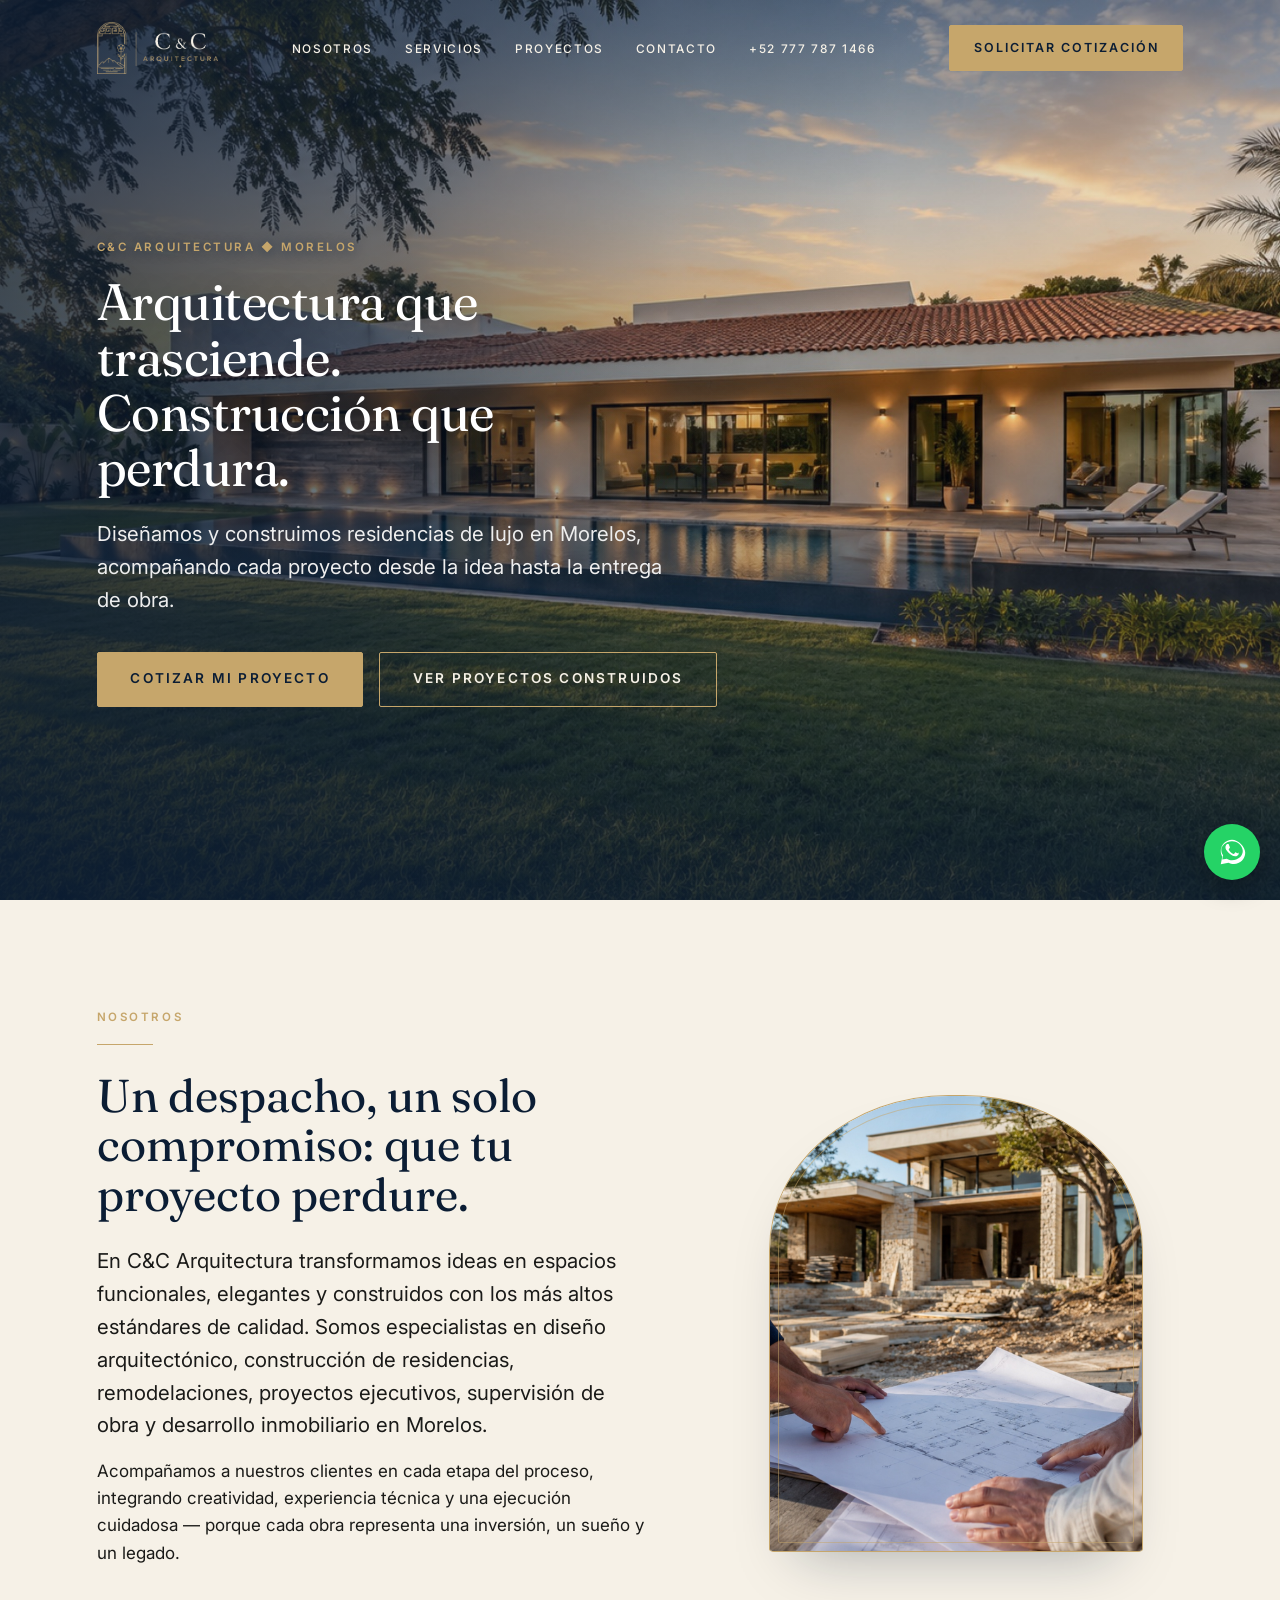
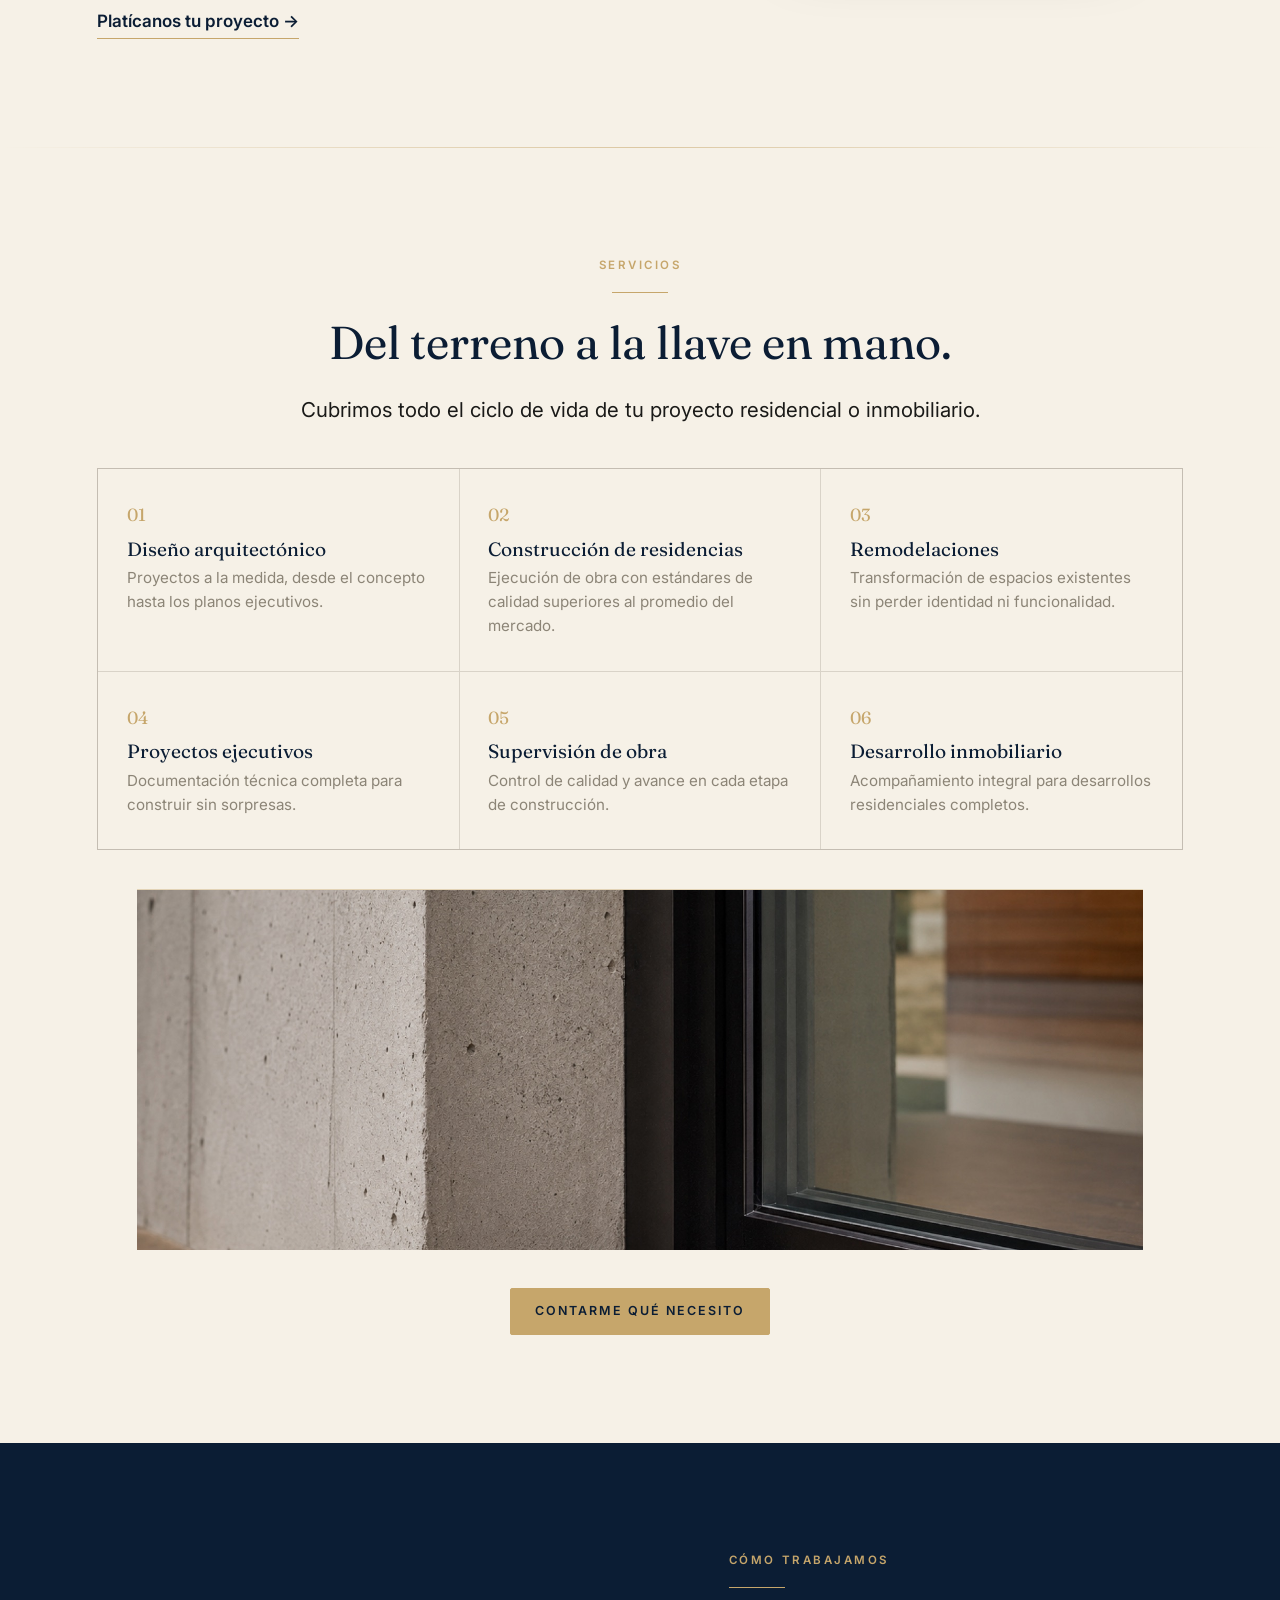
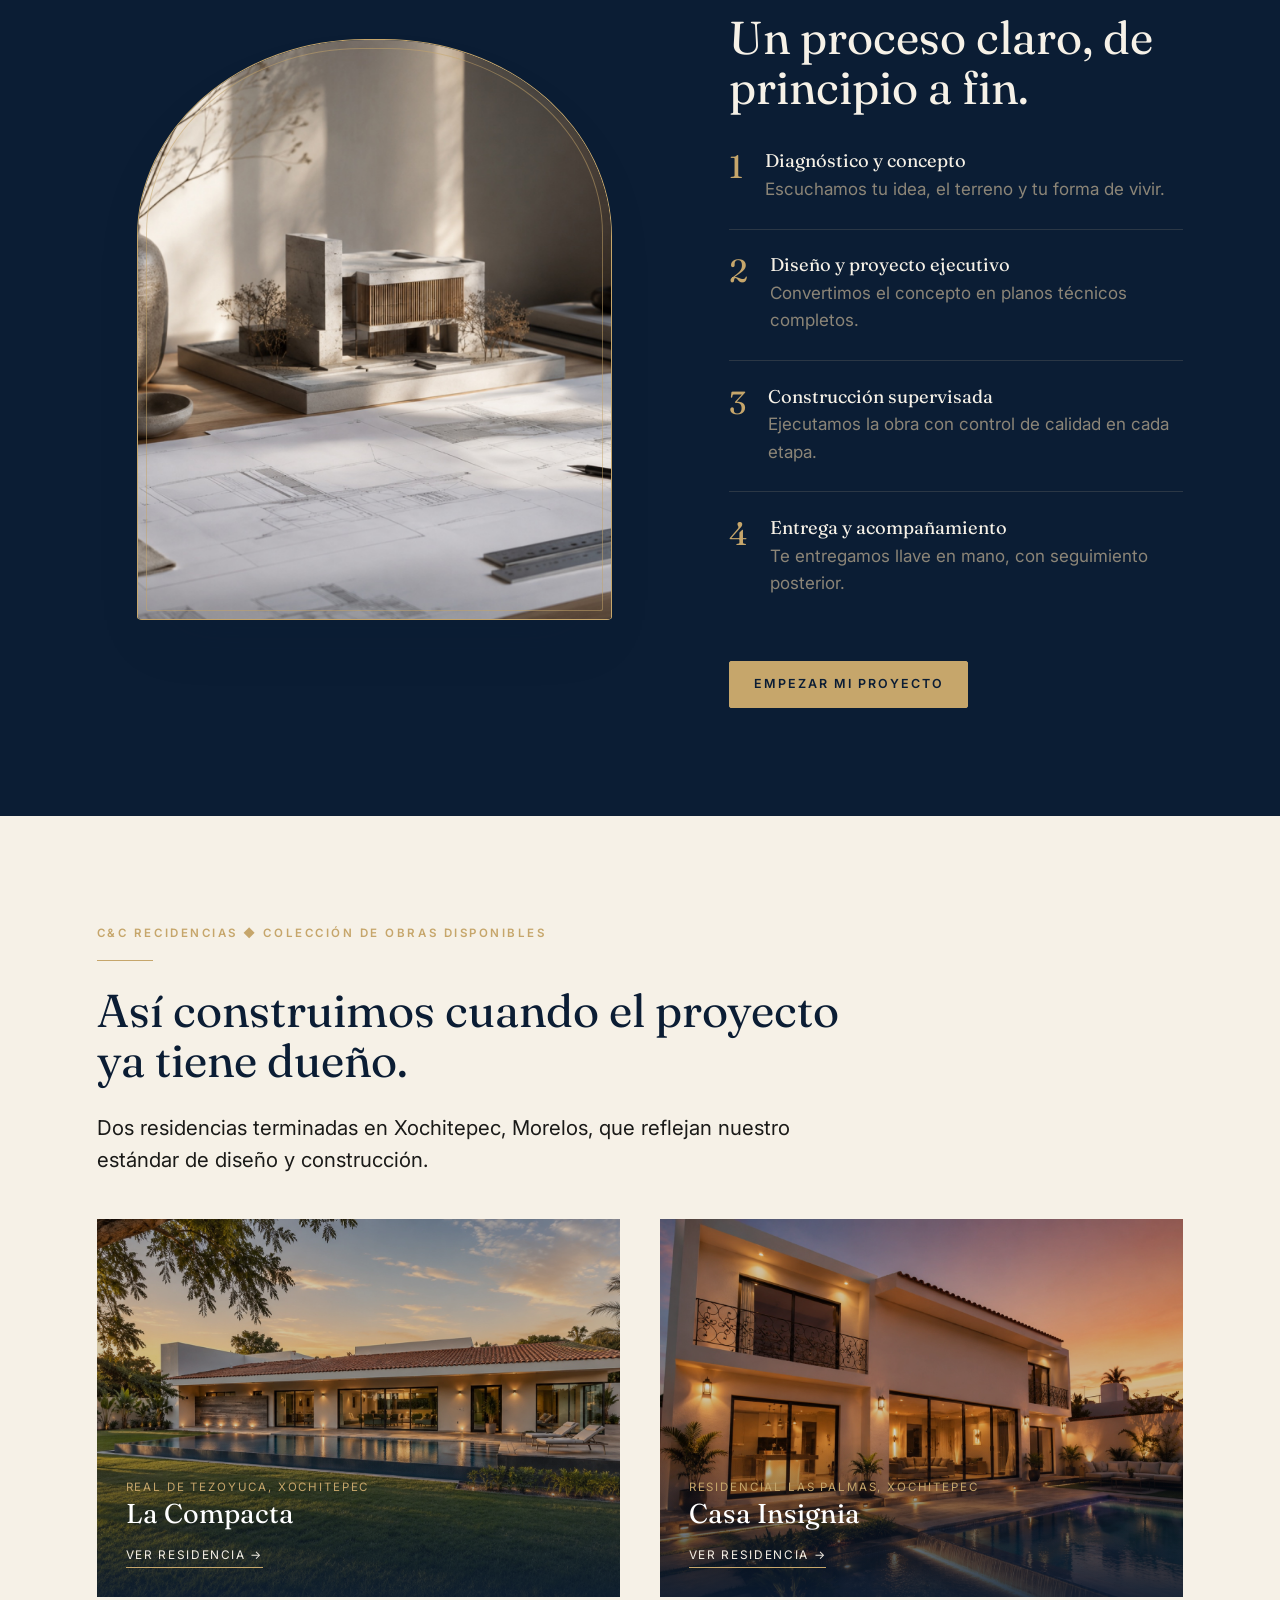
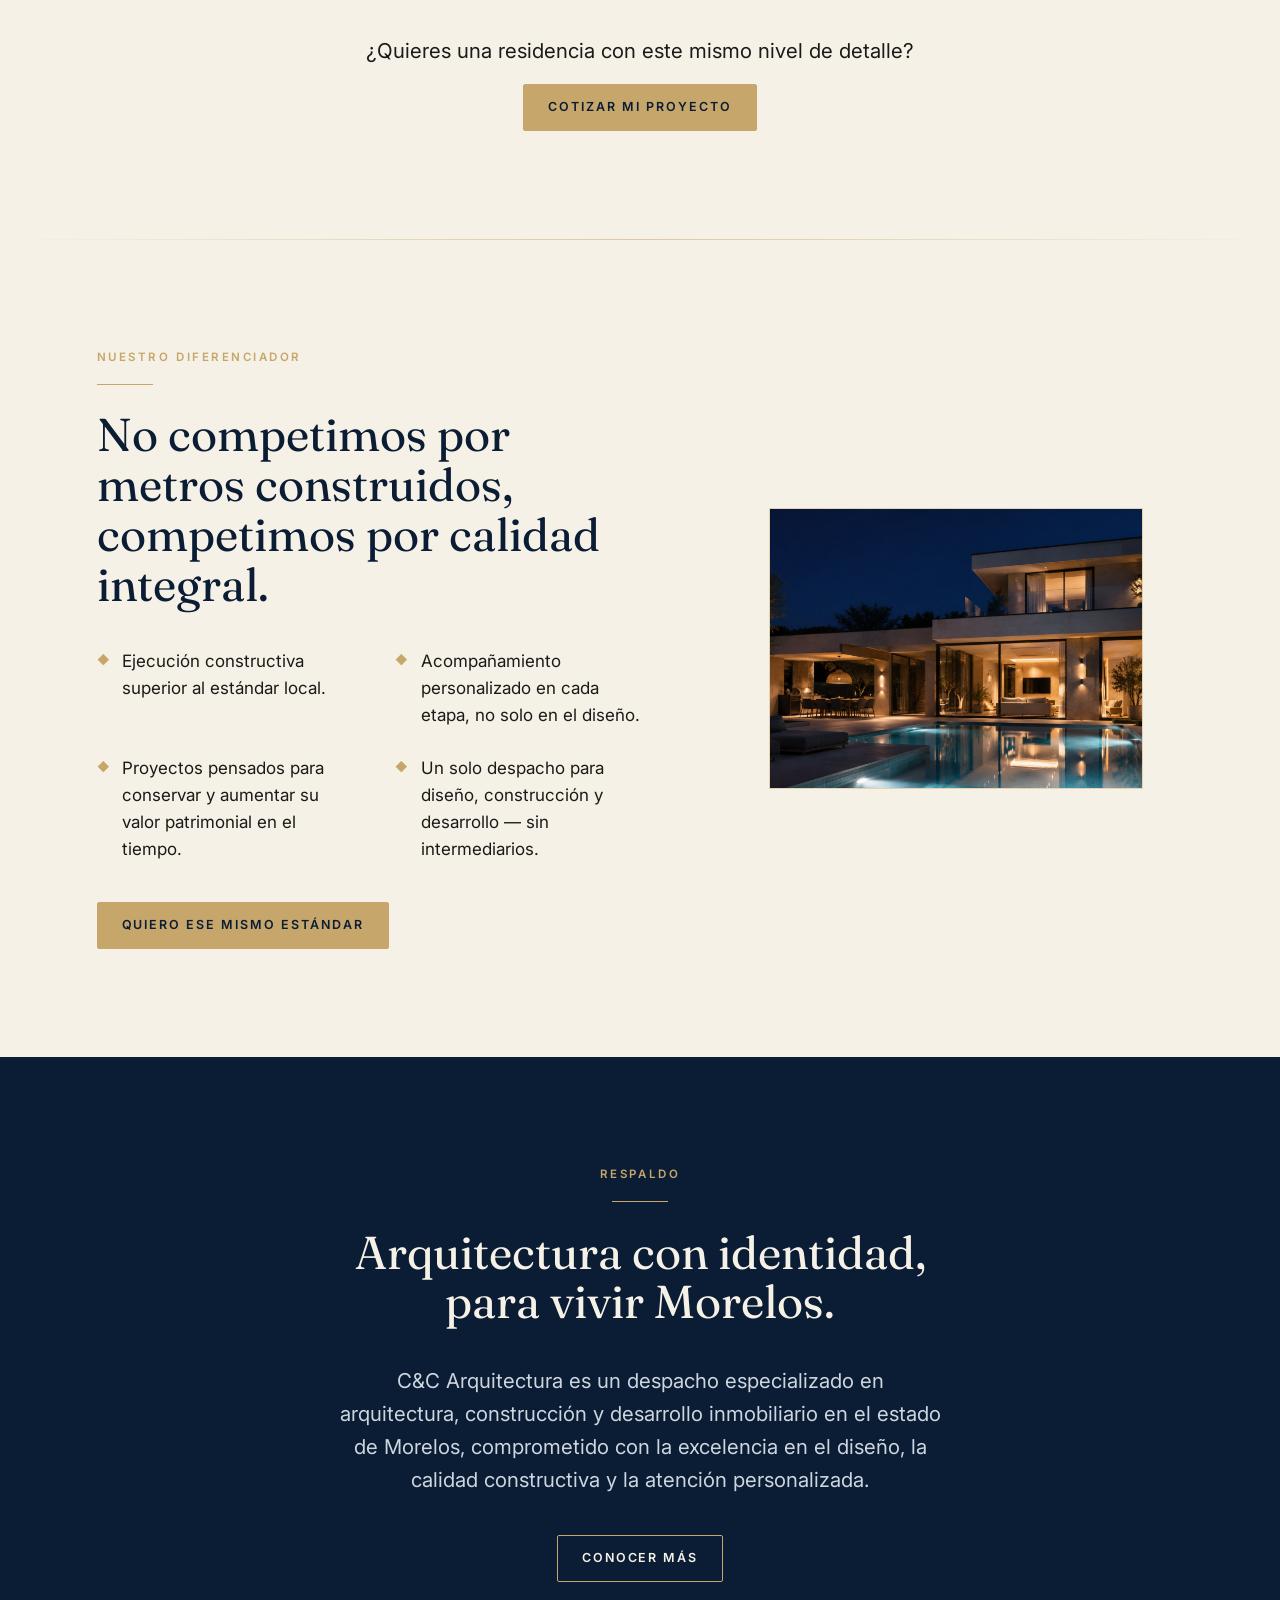
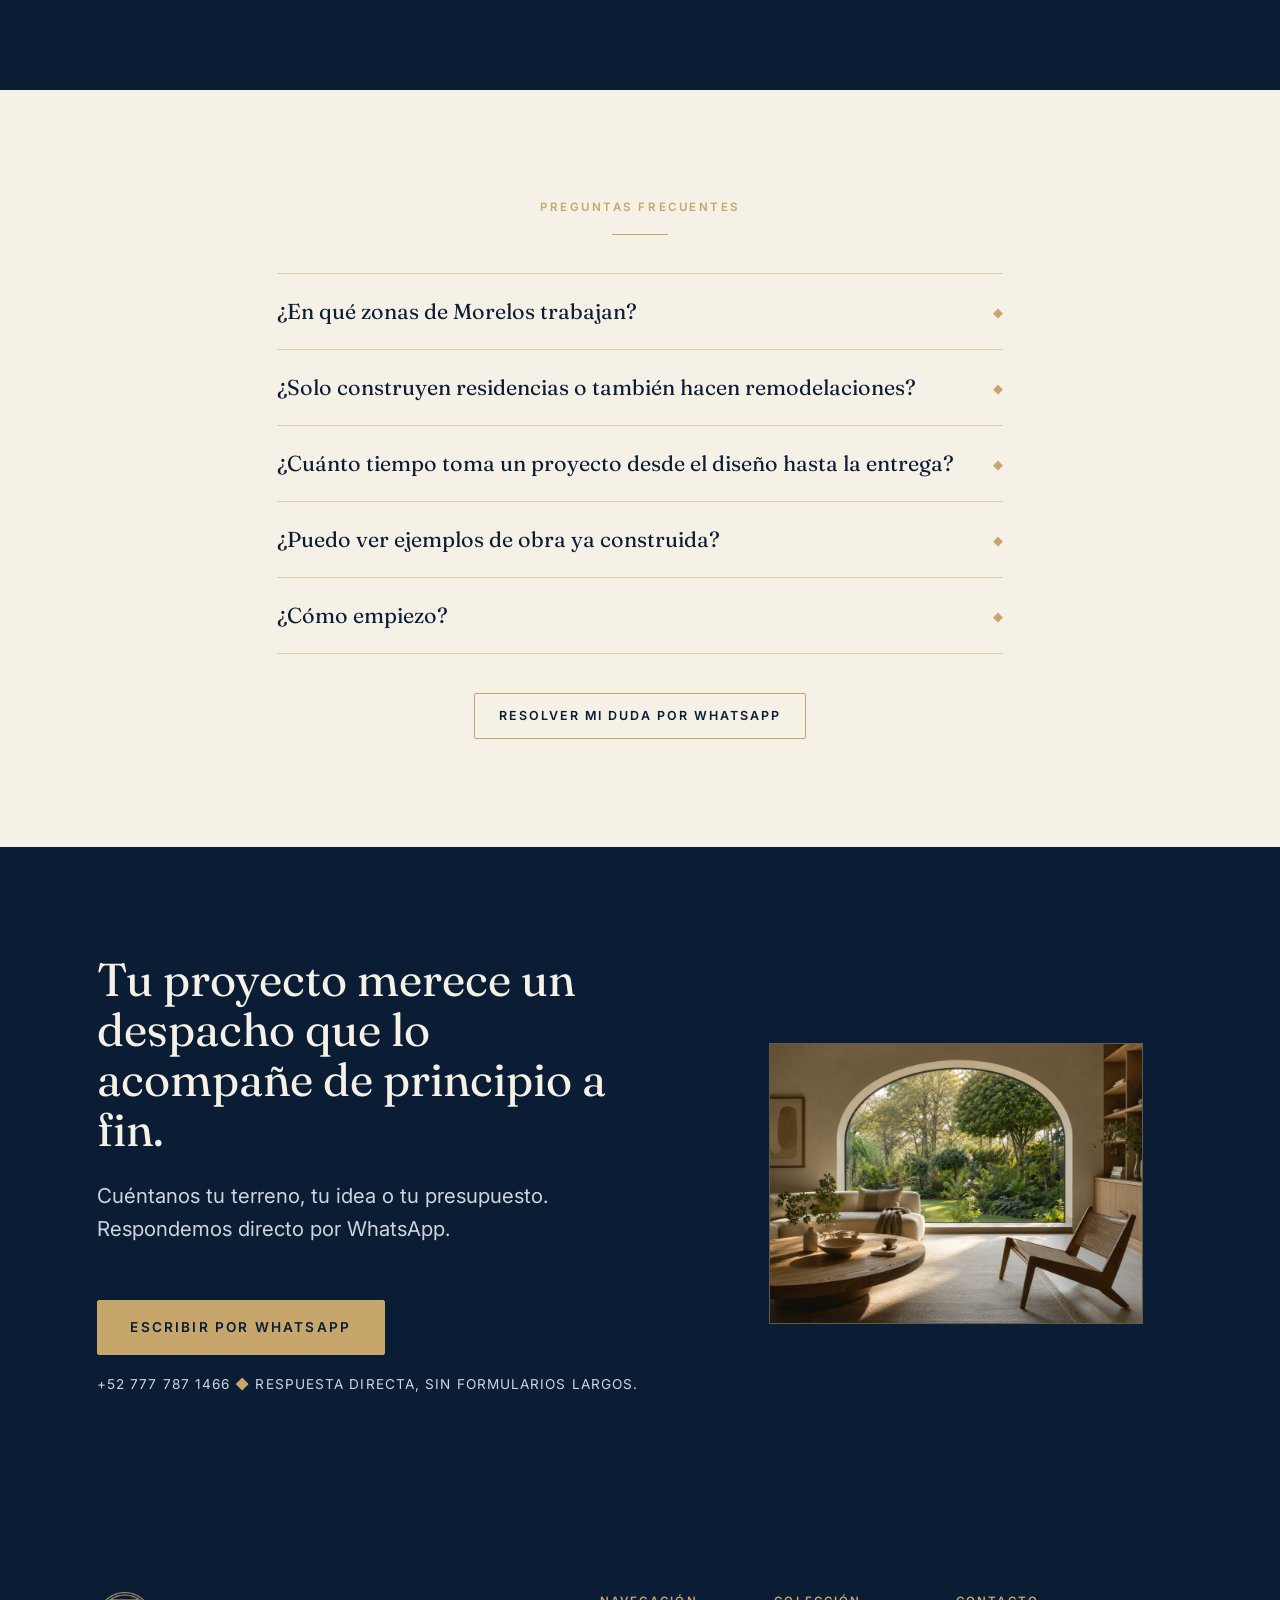
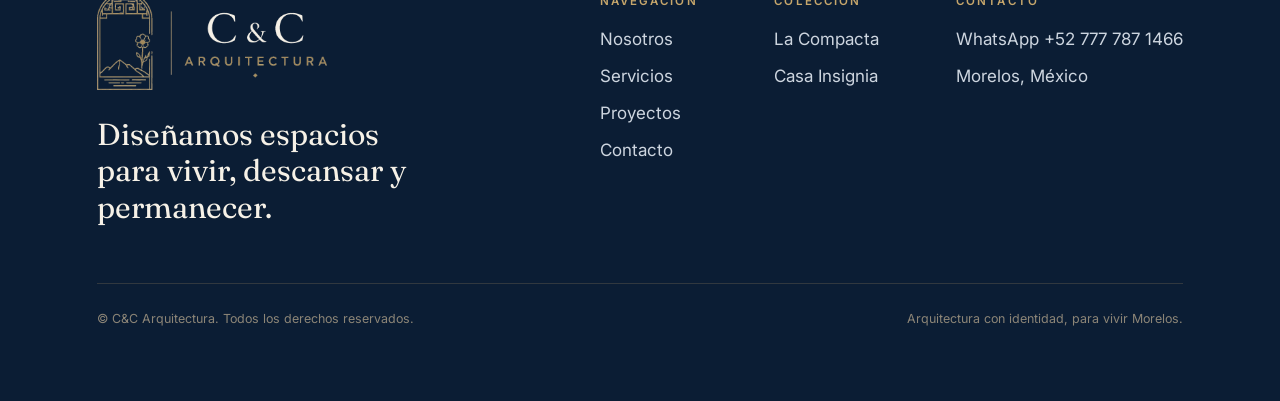
<file: index.html>
<!DOCTYPE html>
<html lang="es">
<head>
<meta charset="UTF-8">
<meta name="viewport" content="width=device-width, initial-scale=1">
<title>C&C Arquitectura — Diseño y construcción de residencias de lujo en Morelos</title>
<meta name="description" content="C&C Arquitectura: despacho de diseño, construcción y desarrollo inmobiliario de residencias de lujo en Morelos. Arquitectura que trasciende. Construcción que perdura.">
<link rel="preconnect" href="https://fonts.googleapis.com">
<link rel="preconnect" href="https://fonts.gstatic.com" crossorigin>
<link href="https://fonts.googleapis.com/css2?family=Fraunces:opsz,wght@9..144,300;9..144,400;9..144,500&family=Inter:wght@400;500;600&display=swap" rel="stylesheet">
<link rel="icon" href="assets/favicon/favicon.ico" sizes="any">
<link rel="icon" type="image/png" sizes="32x32" href="assets/favicon/favicon-32.png">
<link rel="icon" type="image/png" sizes="16x16" href="assets/favicon/favicon-16.png">
<link rel="apple-touch-icon" href="assets/favicon/apple-touch-icon.png">
<link rel="stylesheet" href="styles.css">
</head>
<body>

<!-- NAV -->
<header class="nav transparent">
  <a class="nav-logo" href="index.html" aria-label="C&C Arquitectura — inicio">
    <img class="logo-light" src="assets/logos/arquitectura-footer.png" alt="C&C Arquitectura">
    <img class="logo-dark" src="assets/logos/arquitectura-transparent.png" alt="C&C Arquitectura">
  </a>
  <button class="nav-toggle" aria-label="Abrir menú"><span></span><span></span><span></span></button>
  <ul class="nav-links">
    <li><a href="#nosotros">Nosotros</a></li>
    <li><a href="#servicios">Servicios</a></li>
    <li><a href="#coleccion">Proyectos</a></li>
    <li><a href="#contacto">Contacto</a></li>
    <li class="nav-cta-mobile"><a class="btn btn-primary" href="https://wa.me/527777871466?text=Hola%2C%20quiero%20solicitar%20una%20cotizaci%C3%B3n%20de%20dise%C3%B1o%20y%20construcci%C3%B3n%20de%20mi%20proyecto." target="_blank" rel="noopener">Solicitar cotización</a></li>
    <li class="nav-tel"><a href="https://wa.me/527777871466" target="_blank" rel="noopener">+52 777 787 1466</a></li>
  </ul>
  <div class="nav-right">
    <a class="btn btn-primary" href="https://wa.me/527777871466?text=Hola%2C%20quiero%20solicitar%20una%20cotizaci%C3%B3n%20de%20dise%C3%B1o%20y%20construcci%C3%B3n%20de%20mi%20proyecto." target="_blank" rel="noopener">Solicitar cotización</a>
  </div>
</header>

<!-- HERO -->
<section class="hero">
  <div class="hero-media">
    <video autoplay muted loop playsinline webkit-playsinline preload="auto" poster="assets/compacta/hero.jpg">
      <source src="assets/home/hero.mp4" type="video/mp4">
    </video>
  </div>
  <div class="hero-inner">
    <span class="eyebrow reveal">C&C Arquitectura <span class="diamond">◆</span> Morelos</span>
    <h1 class="reveal">Arquitectura que trasciende. Construcción que perdura.</h1>
    <p class="lead hero-sub reveal">Diseñamos y construimos residencias de lujo en Morelos, acompañando cada proyecto desde la idea hasta la entrega de obra.</p>
    <div class="hero-cta reveal">
      <a class="btn btn-primary btn-lg" href="https://wa.me/527777871466?text=Hola%2C%20me%20gustar%C3%ADa%20cotizar%20el%20dise%C3%B1o%20y%20construcci%C3%B3n%20de%20mi%20residencia." target="_blank" rel="noopener">Cotizar mi proyecto</a>
      <a class="btn btn-outline on-dark btn-lg" href="#coleccion">Ver proyectos construidos</a>
    </div>
  </div>
</section>

<!-- QUIÉNES SOMOS -->
<section id="nosotros">
  <div class="wrap">
    <div class="split">
      <div class="reveal">
        <span class="eyebrow">Nosotros</span>
        <hr class="rule">
        <h2>Un despacho, un solo compromiso: que tu proyecto perdure.</h2>
        <p class="lead mt-sm">En C&C Arquitectura transformamos ideas en espacios funcionales, elegantes y construidos con los más altos estándares de calidad. Somos especialistas en diseño arquitectónico, construcción de residencias, remodelaciones, proyectos ejecutivos, supervisión de obra y desarrollo inmobiliario en Morelos.</p>
        <p>Acompañamos a nuestros clientes en cada etapa del proceso, integrando creatividad, experiencia técnica y una ejecución cuidadosa — porque cada obra representa una inversión, un sueño y un legado.</p>
        <a class="link-cta mt-sm" href="https://wa.me/527777871466?text=Hola%2C%20quiero%20plat%C3%ADcarles%20sobre%20mi%20proyecto." target="_blank" rel="noopener">Platícanos tu proyecto →</a>
      </div>
      <div class="split-media reveal">
        <figure class="arch"><img src="assets/home/quienes.jpg" alt="Arquitecto de C&C revisando planos en obra"></figure>
      </div>
    </div>
  </div>
</section>

<hr class="divider">

<!-- SERVICIOS -->
<section id="servicios">
  <div class="wrap">
    <div class="center reveal" style="max-width:720px;margin-inline:auto">
      <span class="eyebrow">Servicios</span>
      <hr class="rule">
      <h2>Del terreno a la llave en mano.</h2>
      <p class="lead mt-sm">Cubrimos todo el ciclo de vida de tu proyecto residencial o inmobiliario.</p>
    </div>
    <div class="grid-services reveal">
      <div class="service"><span class="n">01</span><h3>Diseño arquitectónico</h3><p>Proyectos a la medida, desde el concepto hasta los planos ejecutivos.</p></div>
      <div class="service"><span class="n">02</span><h3>Construcción de residencias</h3><p>Ejecución de obra con estándares de calidad superiores al promedio del mercado.</p></div>
      <div class="service"><span class="n">03</span><h3>Remodelaciones</h3><p>Transformación de espacios existentes sin perder identidad ni funcionalidad.</p></div>
      <div class="service"><span class="n">04</span><h3>Proyectos ejecutivos</h3><p>Documentación técnica completa para construir sin sorpresas.</p></div>
      <div class="service"><span class="n">05</span><h3>Supervisión de obra</h3><p>Control de calidad y avance en cada etapa de construcción.</p></div>
      <div class="service"><span class="n">06</span><h3>Desarrollo inmobiliario</h3><p>Acompañamiento integral para desarrollos residenciales completos.</p></div>
    </div>
    <figure class="reveal mt-md" style="overflow:hidden;border-top:1px solid rgba(198,166,107,.4)">
      <img src="assets/home/servicios.jpg" alt="Detalle de construcción residencial de alta calidad" style="width:100%;height:clamp(240px,40vh,440px);object-fit:cover">
    </figure>
    <div class="center reveal mt-md">
      <a class="btn btn-primary" href="https://wa.me/527777871466?text=Hola%2C%20quiero%20informaci%C3%B3n%20sobre%20sus%20servicios%20de%20dise%C3%B1o%20y%20construcci%C3%B3n." target="_blank" rel="noopener">Contarme qué necesito</a>
    </div>
  </div>
</section>

<!-- NUESTRO PROCESO -->
<section class="band-blue">
  <div class="wrap">
    <div class="split">
      <div class="split-media reveal">
        <figure class="arch"><img src="assets/home/proceso.jpg" alt="Planos y maqueta física de un proyecto de C&C"></figure>
      </div>
      <div class="reveal">
        <span class="eyebrow on-dark">Cómo trabajamos</span>
        <hr class="rule">
        <h2>Un proceso claro, de principio a fin.</h2>
        <div class="steps mt-md">
          <div class="step"><span class="num">1</span><div><h3>Diagnóstico y concepto</h3><p>Escuchamos tu idea, el terreno y tu forma de vivir.</p></div></div>
          <div class="step"><span class="num">2</span><div><h3>Diseño y proyecto ejecutivo</h3><p>Convertimos el concepto en planos técnicos completos.</p></div></div>
          <div class="step"><span class="num">3</span><div><h3>Construcción supervisada</h3><p>Ejecutamos la obra con control de calidad en cada etapa.</p></div></div>
          <div class="step"><span class="num">4</span><div><h3>Entrega y acompañamiento</h3><p>Te entregamos llave en mano, con seguimiento posterior.</p></div></div>
        </div>
        <a class="btn btn-primary mt-md" href="https://wa.me/527777871466?text=Hola%2C%20quiero%20empezar%20el%20proceso%20de%20dise%C3%B1o%20de%20mi%20proyecto." target="_blank" rel="noopener">Empezar mi proyecto</a>
      </div>
    </div>
  </div>
</section>

<!-- COLECCIÓN DE OBRAS -->
<section id="coleccion">
  <div class="wrap">
    <div class="reveal" style="max-width:760px">
      <span class="eyebrow">C&C Recidencias <span class="diamond">◆</span> Colección de obras disponibles</span>
      <hr class="rule">
      <h2>Así construimos cuando el proyecto ya tiene dueño.</h2>
      <p class="lead mt-sm">Dos residencias terminadas en Xochitepec, Morelos, que reflejan nuestro estándar de diseño y construcción.</p>
    </div>
    <div class="collection reveal">
      <a class="prop-card" href="la-compacta.html">
        <img src="assets/compacta/hero.jpg" alt="La Compacta — Real de Tezoyuca, Xochitepec">
        <div class="pc-body">
          <span class="loc">Real de Tezoyuca, Xochitepec</span>
          <h3>La Compacta</h3>
          <span class="see">Ver residencia →</span>
        </div>
      </a>
      <a class="prop-card" href="casa-insignia.html">
        <img src="assets/insignia/hero.jpg" alt="Casa Insignia — Residencial Las Palmas, Xochitepec">
        <div class="pc-body">
          <span class="loc">Residencial Las Palmas, Xochitepec</span>
          <h3>Casa Insignia</h3>
          <span class="see">Ver residencia →</span>
        </div>
      </a>
    </div>
    <div class="center reveal mt-md">
      <p class="lead">¿Quieres una residencia con este mismo nivel de detalle?</p>
      <a class="btn btn-primary" href="https://wa.me/527777871466?text=Hola%2C%20vi%20La%20Compacta%20y%20Casa%20Insignia%20y%20quiero%20cotizar%20un%20proyecto%20similar." target="_blank" rel="noopener">Cotizar mi proyecto</a>
    </div>
  </div>
</section>

<hr class="divider">

<!-- POR QUÉ ELEGIRNOS -->
<section>
  <div class="wrap">
    <div class="split">
      <div class="reveal">
        <span class="eyebrow">Nuestro diferenciador</span>
        <hr class="rule">
        <h2>No competimos por metros construidos, competimos por calidad integral.</h2>
        <div class="why mt-md">
          <div class="item">Ejecución constructiva superior al estándar local.</div>
          <div class="item">Acompañamiento personalizado en cada etapa, no solo en el diseño.</div>
          <div class="item">Proyectos pensados para conservar y aumentar su valor patrimonial en el tiempo.</div>
          <div class="item">Un solo despacho para diseño, construcción y desarrollo — sin intermediarios.</div>
        </div>
        <a class="btn btn-primary mt-md" href="https://wa.me/527777871466?text=Hola%2C%20quiero%20que%20mi%20proyecto%20tenga%20el%20mismo%20est%C3%A1ndar%20de%20construcci%C3%B3n%20que%20sus%20residencias." target="_blank" rel="noopener">Quiero ese mismo estándar</a>
      </div>
      <div class="split-media reveal">
        <figure style="overflow:hidden;border:1px solid rgba(198,166,107,.4)"><img src="assets/home/diferenciador.jpg" alt="Fachada nocturna con iluminación arquitectónica" style="aspect-ratio:4/3;object-fit:cover;width:100%"></figure>
      </div>
    </div>
  </div>
</section>

<!-- AUTORIDAD Y RESPALDO -->
<section class="band-blue">
  <div class="wrap center" style="max-width:760px;margin-inline:auto">
    <span class="eyebrow on-dark reveal">Respaldo</span>
    <hr class="rule reveal">
    <h2 class="reveal">Arquitectura con identidad, para vivir Morelos.</h2>
    <p class="lead mt-md reveal">C&C Arquitectura es un despacho especializado en arquitectura, construcción y desarrollo inmobiliario en el estado de Morelos, comprometido con la excelencia en el diseño, la calidad constructiva y la atención personalizada.</p>
    <div class="reveal mt-md">
      <a class="btn btn-outline on-dark" href="https://wa.me/527777871466?text=Hola%2C%20quiero%20conocer%20m%C3%A1s%20sobre%20C%26C%20Arquitectura." target="_blank" rel="noopener">Conocer más</a>
    </div>
  </div>
</section>

<!-- FAQ -->
<section>
  <div class="wrap" style="max-width:880px">
    <div class="center reveal">
      <span class="eyebrow">Preguntas frecuentes</span>
      <hr class="rule" style="margin-inline:auto">
    </div>
    <div class="faq reveal mt-md">
      <div class="q"><button aria-expanded="false"><span>¿En qué zonas de Morelos trabajan?</span><span class="mark">◆</span></button><div class="a"><p>Actualmente desarrollamos proyectos en Xochitepec y municipios cercanos del sur de Morelos; para otras zonas, contáctanos para evaluar tu caso.</p></div></div>
      <div class="q"><button aria-expanded="false"><span>¿Solo construyen residencias o también hacen remodelaciones?</span><span class="mark">◆</span></button><div class="a"><p>Ambos. Cubrimos diseño de proyecto nuevo, construcción completa y remodelación de espacios existentes.</p></div></div>
      <div class="q"><button aria-expanded="false"><span>¿Cuánto tiempo toma un proyecto desde el diseño hasta la entrega?</span><span class="mark">◆</span></button><div class="a"><p>Depende del alcance; en la primera llamada te damos un estimado real basado en tu terreno y programa arquitectónico.</p></div></div>
      <div class="q"><button aria-expanded="false"><span>¿Puedo ver ejemplos de obra ya construida?</span><span class="mark">◆</span></button><div class="a"><p>Sí, revisa nuestra Colección de obras (La Compacta y Casa Insignia) más arriba.</p></div></div>
      <div class="q"><button aria-expanded="false"><span>¿Cómo empiezo?</span><span class="mark">◆</span></button><div class="a"><p>Escríbenos por WhatsApp con tu terreno o idea de proyecto y agendamos una primera llamada sin costo.</p></div></div>
    </div>
    <div class="center reveal mt-md">
      <a class="btn btn-outline" href="https://wa.me/527777871466?text=Hola%2C%20tengo%20una%20pregunta%20sobre%20sus%20servicios." target="_blank" rel="noopener">Resolver mi duda por WhatsApp</a>
    </div>
  </div>
</section>

<!-- CTA FINAL -->
<section class="band-blue cta-final" id="contacto">
  <div class="wrap">
    <div class="split">
      <div class="reveal">
        <h2>Tu proyecto merece un despacho que lo acompañe de principio a fin.</h2>
        <p class="lead mt-sm">Cuéntanos tu terreno, tu idea o tu presupuesto. Respondemos directo por WhatsApp.</p>
        <a class="btn btn-primary btn-lg mt-md" href="https://wa.me/527777871466?text=Hola%2C%20quiero%20informaci%C3%B3n%20sobre%20la%20cotizaci%C3%B3n%20de%20dise%C3%B1o%20y%20construcci%C3%B3n%20de%20mi%20proyecto." target="_blank" rel="noopener">Escribir por WhatsApp</a>
        <p class="support">+52 777 787 1466 <span class="diamond">◆</span> Respuesta directa, sin formularios largos.</p>
      </div>
      <div class="split-media reveal">
        <figure style="overflow:hidden;border:1px solid rgba(198,166,107,.45)"><img src="assets/home/ctafinal.jpg" alt="Interior con vista a jardín a través de un ventanal en arco" style="aspect-ratio:4/3;object-fit:cover;width:100%"></figure>
      </div>
    </div>
  </div>
</section>

<!-- FOOTER -->
<footer class="footer">
  <div class="wrap">
    <div class="top">
      <div>
        <img class="footer-logo" src="assets/logos/arquitectura-footer.png" alt="C&C Arquitectura">
        <p class="brandline mt-sm">Diseñamos espacios para vivir, descansar y permanecer.</p>
      </div>
      <div class="footer-cols">
        <div>
          <h4>Navegación</h4>
          <ul>
            <li><a href="#nosotros">Nosotros</a></li>
            <li><a href="#servicios">Servicios</a></li>
            <li><a href="#coleccion">Proyectos</a></li>
            <li><a href="#contacto">Contacto</a></li>
          </ul>
        </div>
        <div>
          <h4>Colección</h4>
          <ul>
            <li><a href="la-compacta.html">La Compacta</a></li>
            <li><a href="casa-insignia.html">Casa Insignia</a></li>
          </ul>
        </div>
        <div>
          <h4>Contacto</h4>
          <ul>
            <li><a href="https://wa.me/527777871466" target="_blank" rel="noopener">WhatsApp +52 777 787 1466</a></li>
            <li>Morelos, México</li>
          </ul>
        </div>
      </div>
    </div>
    <div class="legal">
      <span>© C&C Arquitectura. Todos los derechos reservados.</span>
      <span>Arquitectura con identidad, para vivir Morelos.</span>
    </div>
  </div>
</footer>

<a class="wa-float" href="https://wa.me/527777871466?text=Hola%2C%20quiero%20informaci%C3%B3n%20sobre%20C%26C%20Arquitectura." target="_blank" rel="noopener" aria-label="Escríbenos por WhatsApp">
  <svg viewBox="0 0 32 32" fill="#fff"><path d="M16 3C9.4 3 4 8.4 4 15c0 2.1.6 4.2 1.6 6L4 29l8.2-1.5c1.7.9 3.7 1.4 5.8 1.4h.1c6.6 0 12-5.4 12-12S22.6 3 16 3zm0 21.8c-1.8 0-3.6-.5-5.1-1.4l-.4-.2-4.9.9.9-4.7-.3-.4c-1-1.6-1.6-3.5-1.6-5.4C4.5 9.6 9.6 4.5 16 4.5S27.5 9.6 27.5 15 22.4 24.8 16 24.8zm6.6-7.3c-.4-.2-2.1-1-2.4-1.1-.3-.1-.6-.2-.8.2-.2.4-.9 1.1-1.1 1.3-.2.2-.4.2-.8.1-.4-.2-1.5-.6-2.9-1.8-1.1-1-1.8-2.2-2-2.6-.2-.4 0-.6.2-.8.2-.2.4-.4.5-.7.2-.2.2-.4.4-.7.1-.3 0-.5 0-.7-.1-.2-.8-2-1.1-2.7-.3-.7-.6-.6-.8-.6h-.7c-.2 0-.6.1-.9.5-.3.4-1.2 1.2-1.2 2.9 0 1.7 1.2 3.3 1.4 3.6.2.2 2.4 3.7 5.9 5.2.8.4 1.5.6 2 .7.8.3 1.6.2 2.2.1.7-.1 2.1-.8 2.4-1.7.3-.8.3-1.5.2-1.7-.1-.1-.3-.2-.7-.4z"/></svg>
</a>

<script src="main.js"></script>
</body>
</html>
</file>
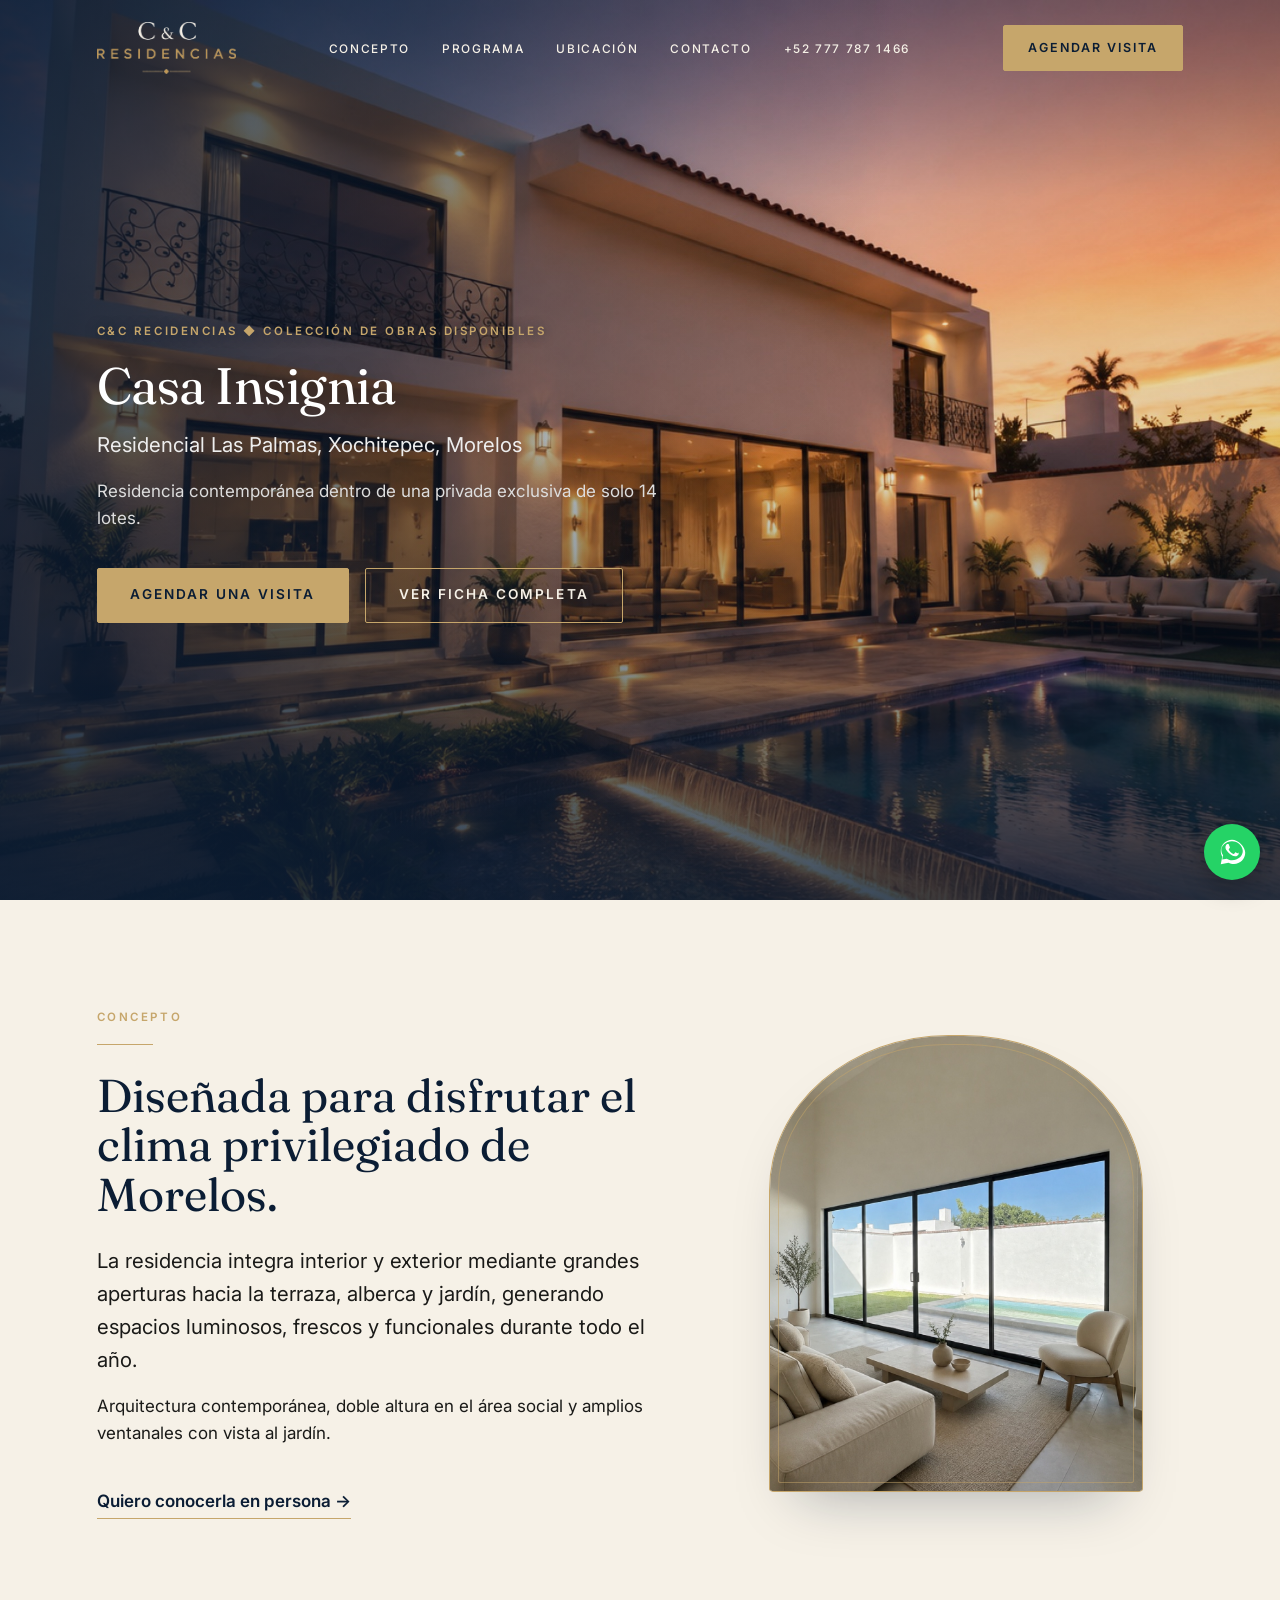
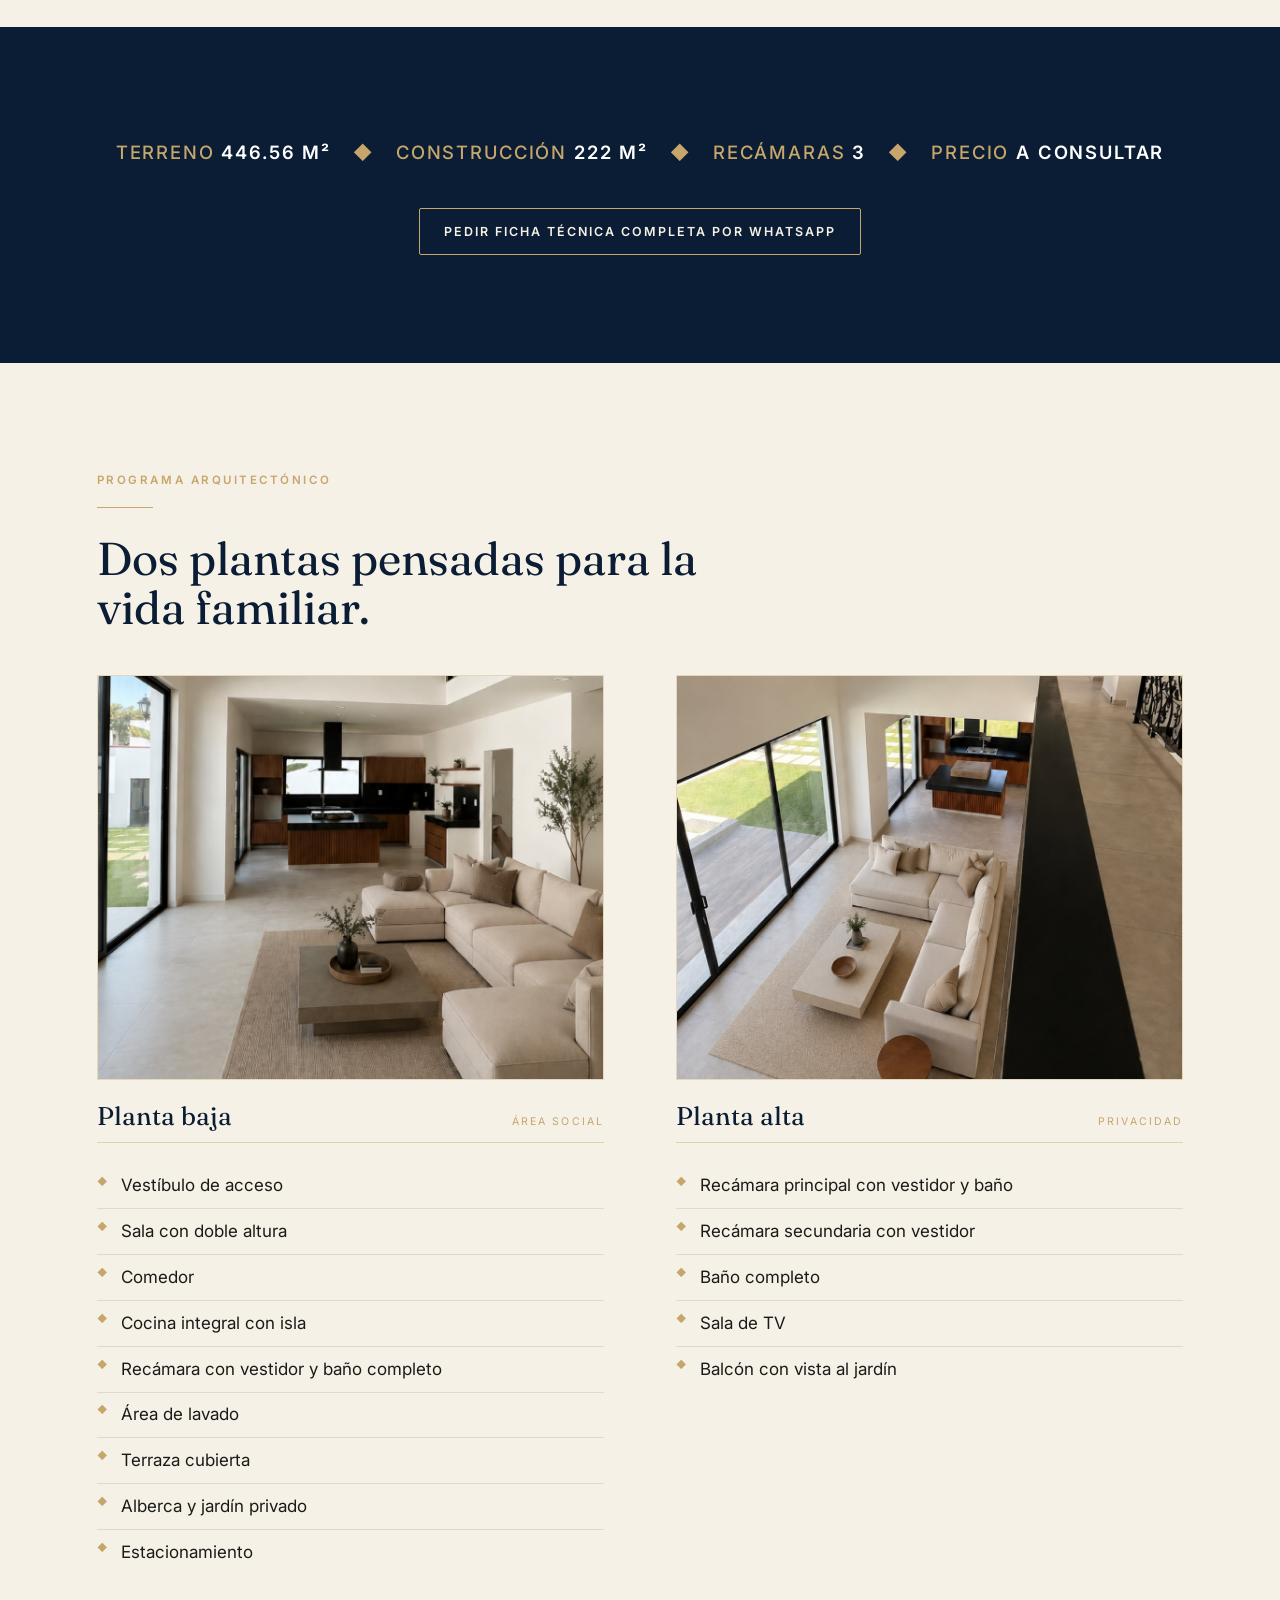
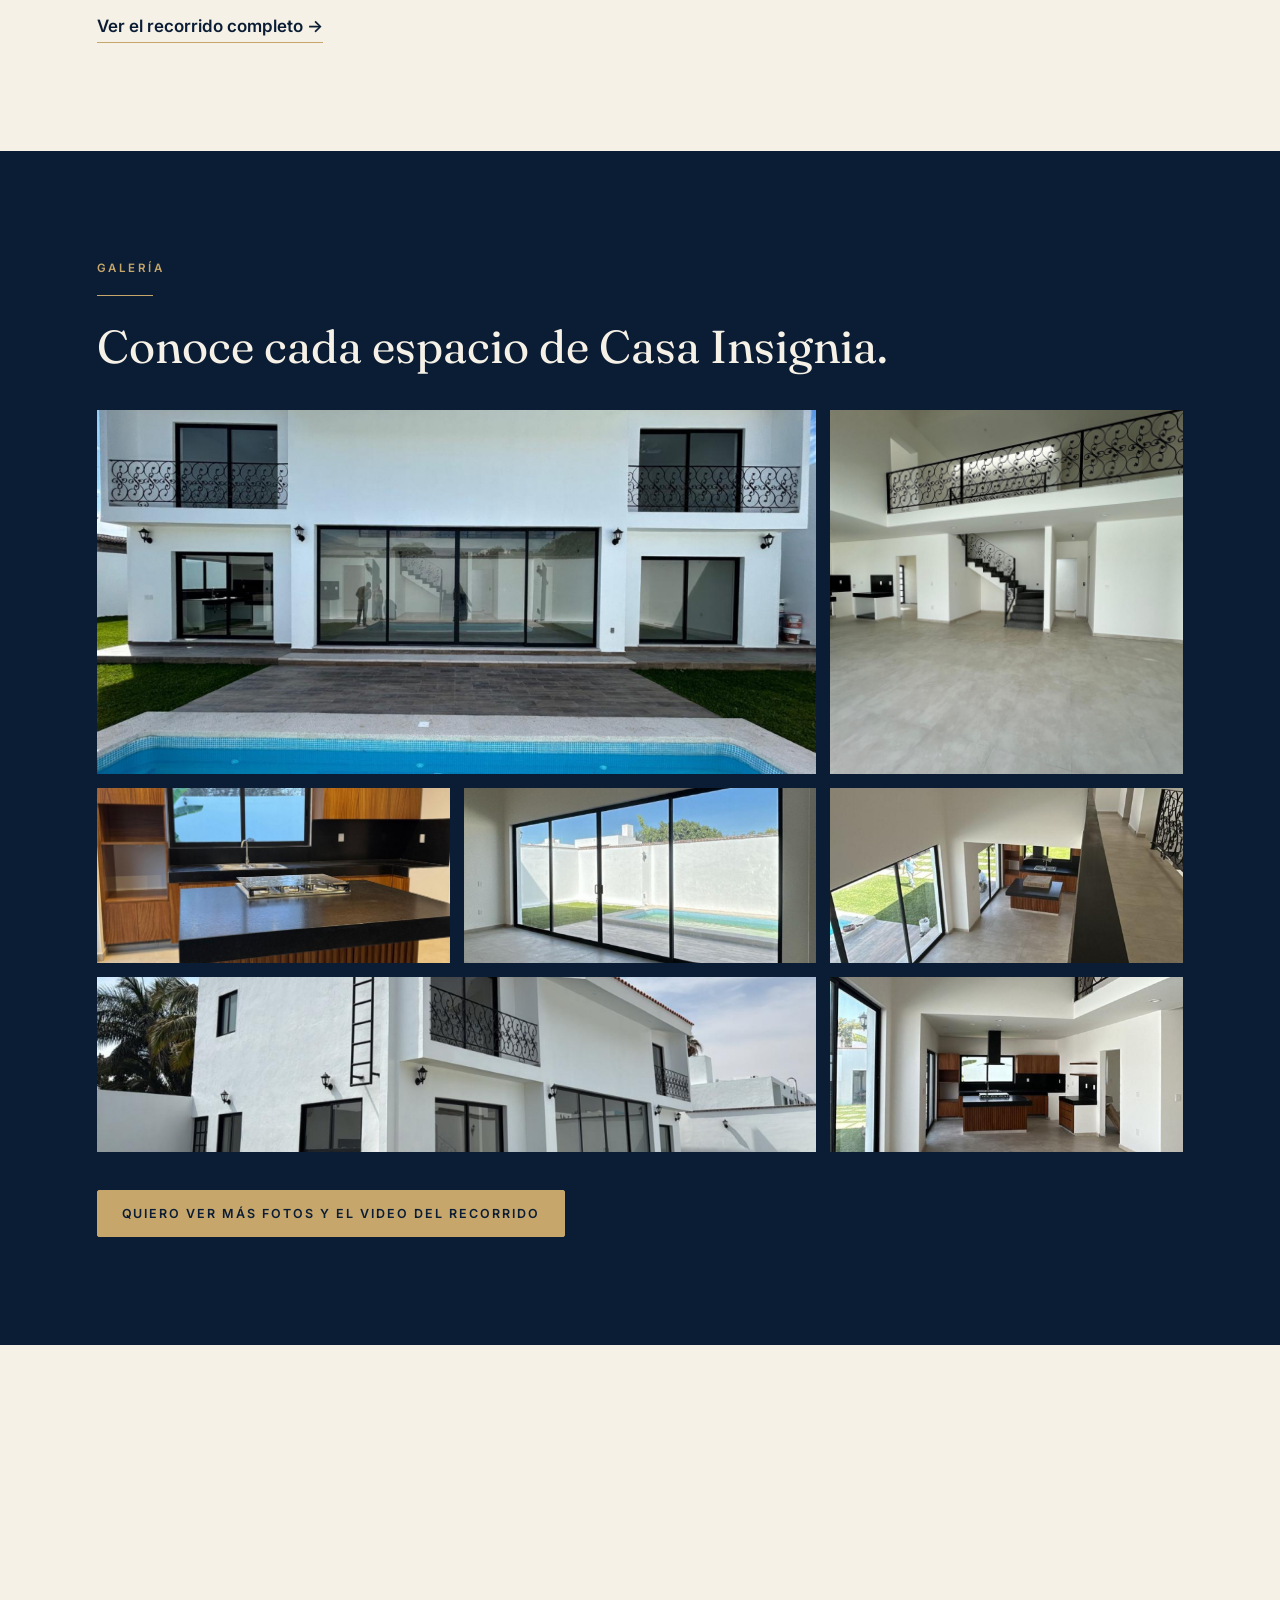
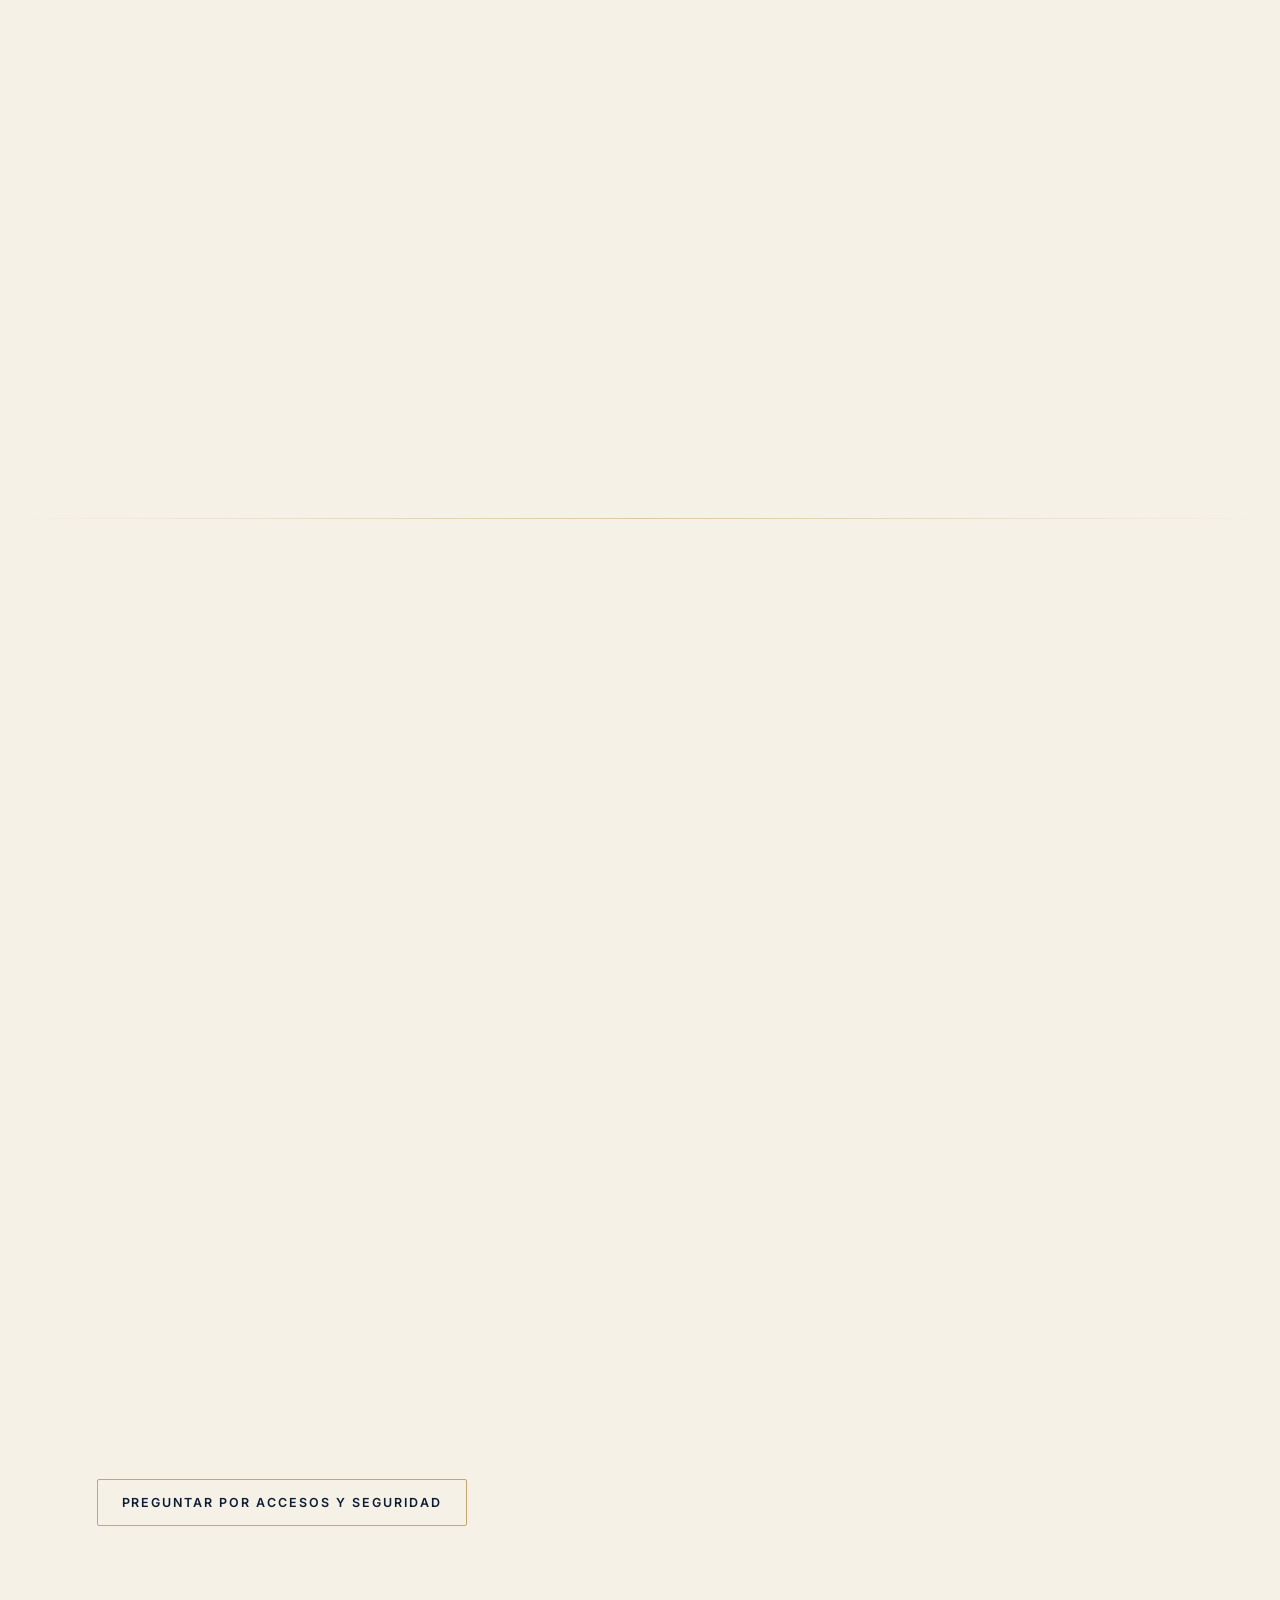
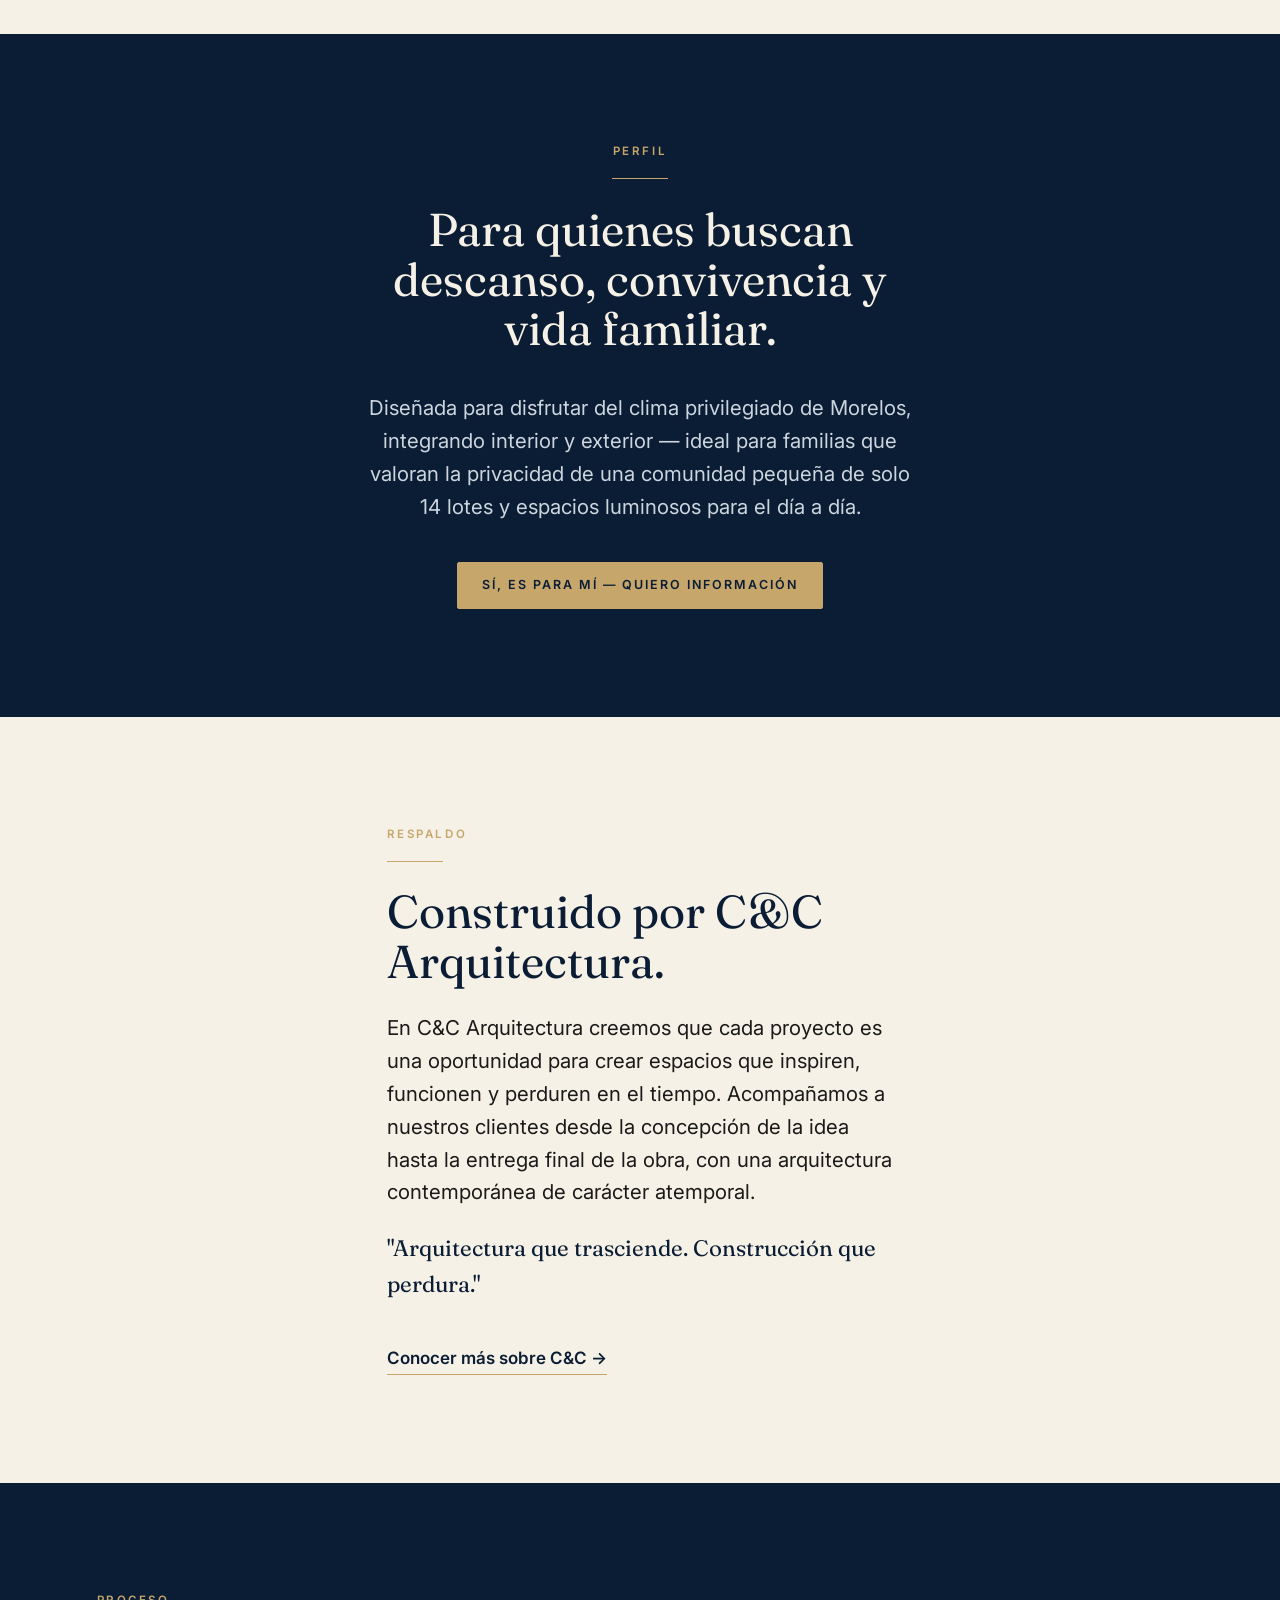
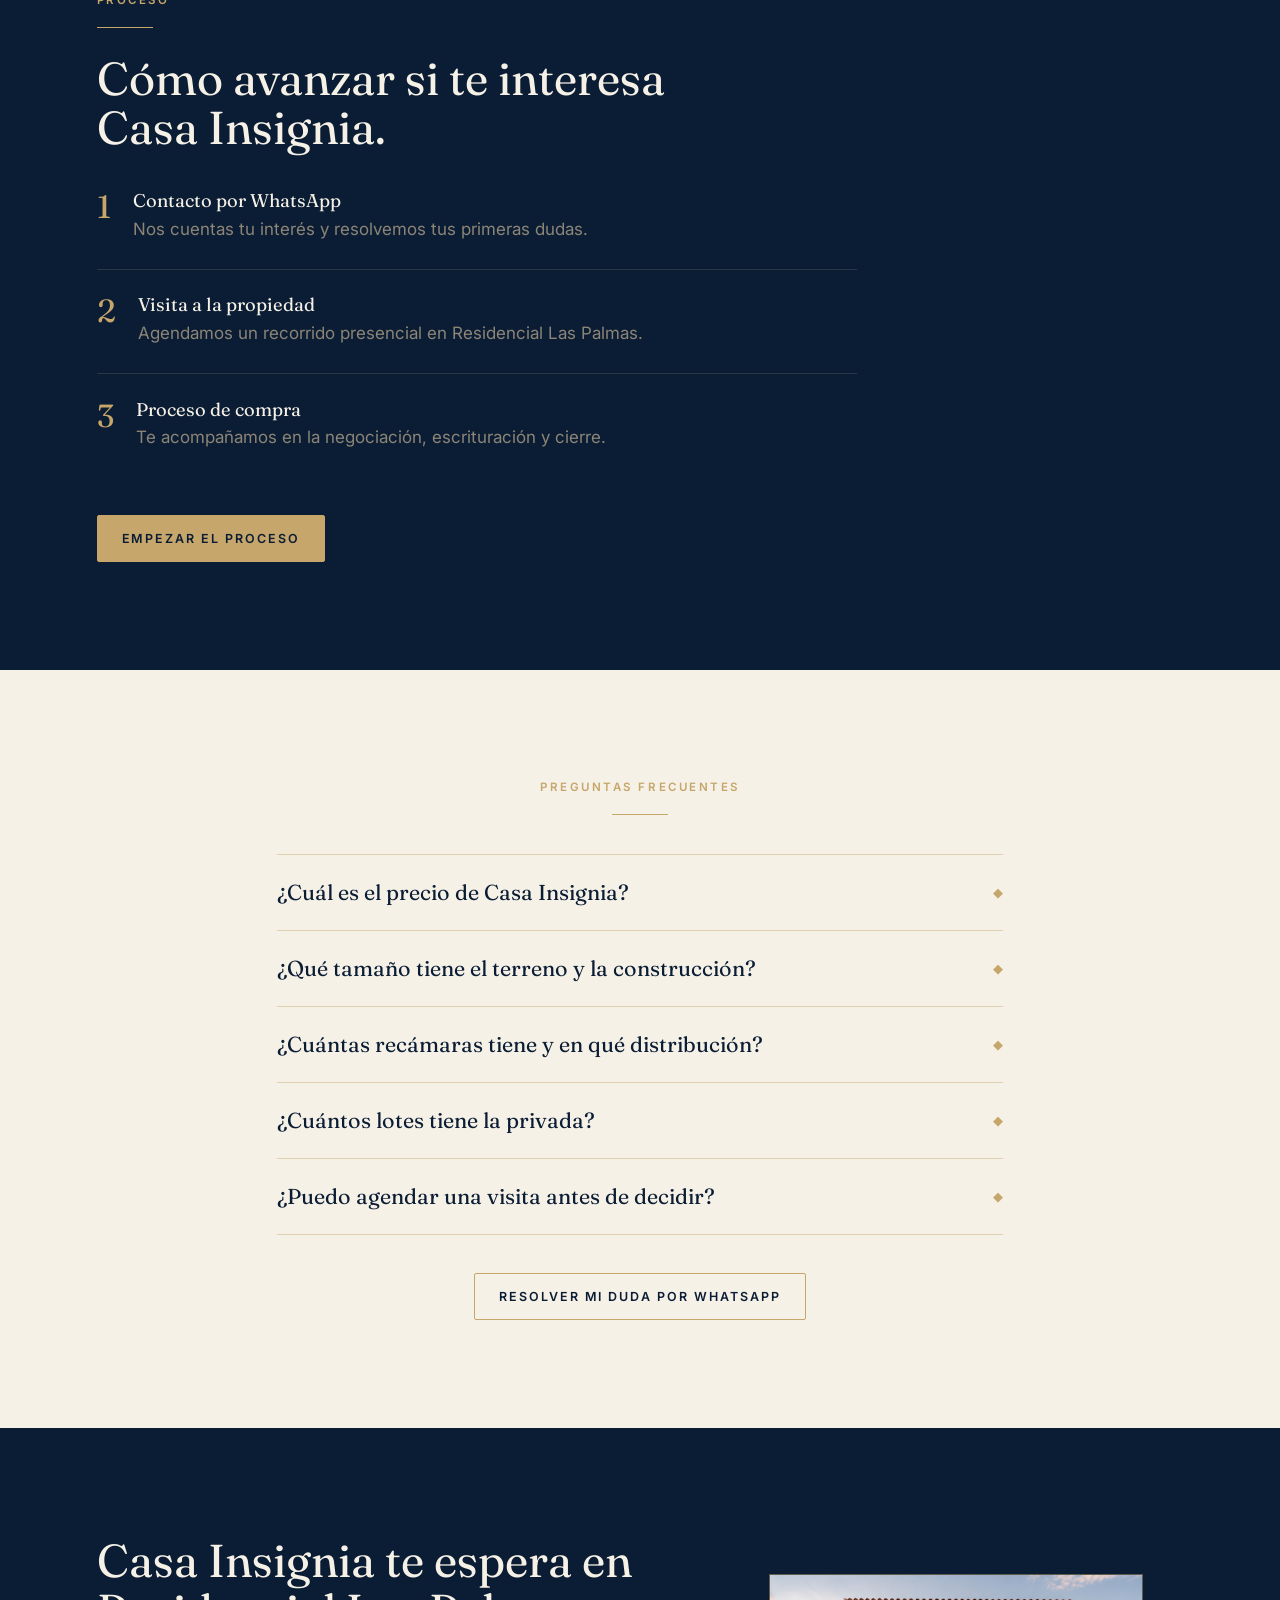
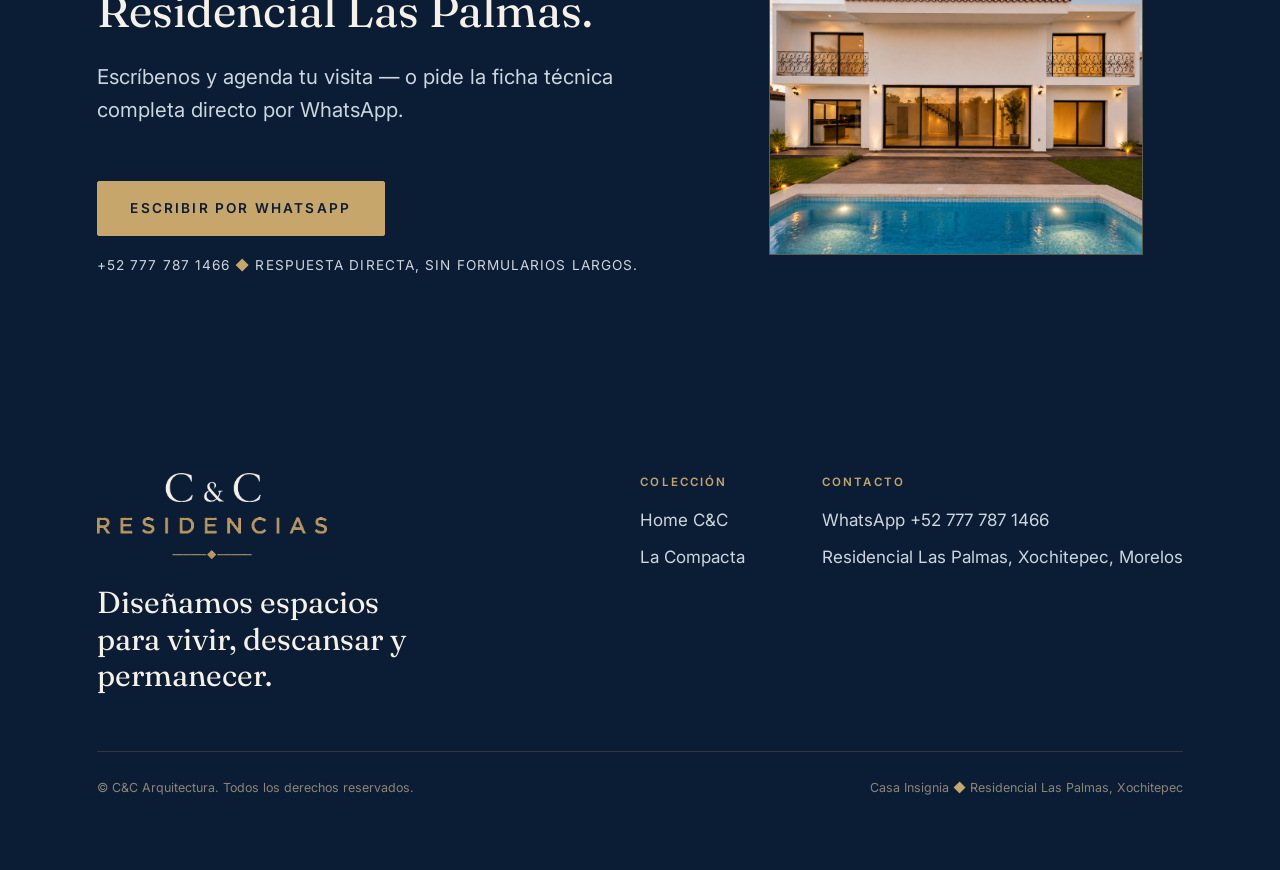
<file: casa-insignia.html>
<!DOCTYPE html>
<html lang="es">
<head>
<meta charset="UTF-8">
<meta name="viewport" content="width=device-width, initial-scale=1">
<title>Casa Insignia — Residencia en Residencial Las Palmas, Xochitepec | C&C Recidencias</title>
<meta name="description" content="Casa Insignia: residencia contemporánea en Residencial Las Palmas, privada de 14 lotes en Xochitepec, Morelos. 446.56 m² de terreno, 222 m² de construcción, 3 recámaras. Agenda tu visita y solicita informes por WhatsApp.">
<link rel="preconnect" href="https://fonts.googleapis.com">
<link rel="preconnect" href="https://fonts.gstatic.com" crossorigin>
<link href="https://fonts.googleapis.com/css2?family=Fraunces:opsz,wght@9..144,300;9..144,400;9..144,500&family=Inter:wght@400;500;600&display=swap" rel="stylesheet">
<link rel="icon" href="assets/favicon/favicon.ico" sizes="any">
<link rel="icon" type="image/png" sizes="32x32" href="assets/favicon/favicon-32.png">
<link rel="icon" type="image/png" sizes="16x16" href="assets/favicon/favicon-16.png">
<link rel="apple-touch-icon" href="assets/favicon/apple-touch-icon.png">
<link rel="stylesheet" href="styles.css">
</head>
<body>

<!-- NAV -->
<header class="nav transparent">
  <a class="nav-logo" href="index.html" aria-label="C&C Recidencias — inicio">
    <img class="logo-light" src="assets/logos/residencias-footer.png" alt="C&C Recidencias">
    <img class="logo-dark" src="assets/logos/residencias-transparent.png" alt="C&C Recidencias">
  </a>
  <button class="nav-toggle" aria-label="Abrir menú"><span></span><span></span><span></span></button>
  <ul class="nav-links">
    <li><a href="#concepto">Concepto</a></li>
    <li><a href="#programa">Programa</a></li>
    <li><a href="#ubicacion">Ubicación</a></li>
    <li><a href="#contacto">Contacto</a></li>
    <li class="nav-cta-mobile"><a class="btn btn-primary" href="https://wa.me/527777871466?text=Hola%2C%20quiero%20agendar%20una%20visita%20a%20Casa%20Insignia%20en%20Residencial%20Las%20Palmas." target="_blank" rel="noopener">Agendar visita</a></li>
    <li class="nav-tel"><a href="https://wa.me/527777871466" target="_blank" rel="noopener">+52 777 787 1466</a></li>
  </ul>
  <div class="nav-right">
    <a class="btn btn-primary" href="https://wa.me/527777871466?text=Hola%2C%20quiero%20agendar%20una%20visita%20a%20Casa%20Insignia%20en%20Residencial%20Las%20Palmas." target="_blank" rel="noopener">Agendar visita</a>
  </div>
</header>

<!-- HERO -->
<section class="hero">
  <div class="hero-media"><img src="assets/insignia/hero.jpg" alt="Casa Insignia — fachada y alberca al atardecer"></div>
  <div class="hero-inner">
    <span class="eyebrow reveal">C&C Recidencias <span class="diamond">◆</span> Colección de obras disponibles</span>
    <h1 class="reveal">Casa Insignia</h1>
    <p class="lead reveal" style="margin-top:1rem">Residencial Las Palmas, Xochitepec, Morelos</p>
    <p class="hero-sub reveal" style="color:#ddd">Residencia contemporánea dentro de una privada exclusiva de solo 14 lotes.</p>
    <div class="hero-cta reveal">
      <a class="btn btn-primary btn-lg" href="https://wa.me/527777871466?text=Hola%2C%20quiero%20agendar%20una%20visita%20a%20Casa%20Insignia%20en%20Residencial%20Las%20Palmas." target="_blank" rel="noopener">Agendar una visita</a>
      <a class="btn btn-outline on-dark btn-lg" href="#datos">Ver ficha completa</a>
    </div>
  </div>
</section>

<!-- CONCEPTO -->
<section id="concepto">
  <div class="wrap">
    <div class="split">
      <div class="reveal">
        <span class="eyebrow">Concepto</span>
        <hr class="rule">
        <h2>Diseñada para disfrutar el clima privilegiado de Morelos.</h2>
        <p class="lead mt-sm">La residencia integra interior y exterior mediante grandes aperturas hacia la terraza, alberca y jardín, generando espacios luminosos, frescos y funcionales durante todo el año.</p>
        <p>Arquitectura contemporánea, doble altura en el área social y amplios ventanales con vista al jardín.</p>
        <a class="link-cta mt-sm" href="https://wa.me/527777871466?text=Hola%2C%20quiero%20conocer%20Casa%20Insignia%20en%20persona." target="_blank" rel="noopener">Quiero conocerla en persona →</a>
      </div>
      <div class="split-media reveal">
        <figure class="arch"><img src="assets/insignia/concepto.jpg" alt="Sala de doble altura de Casa Insignia con vista al jardín"></figure>
      </div>
    </div>
  </div>
</section>

<!-- DATOS GENERALES -->
<section class="band-blue meta-strip" id="datos">
  <div class="wrap reveal">
    <div class="items">
      <span><span class="lab">Terreno</span> <span class="num">446.56 m²</span></span><span class="diamond">◆</span>
      <span><span class="lab">Construcción</span> <span class="num">222 m²</span></span><span class="diamond">◆</span>
      <span><span class="lab">Recámaras</span> <span class="num">3</span></span><span class="diamond">◆</span>
      <span><span class="lab">Precio</span> <span class="num">A consultar</span></span>
    </div>
    <div class="mt-md">
      <a class="btn btn-outline on-dark" href="https://wa.me/527777871466?text=Hola%2C%20quiero%20la%20ficha%20t%C3%A9cnica%20completa%20de%20Casa%20Insignia." target="_blank" rel="noopener">Pedir ficha técnica completa por WhatsApp</a>
    </div>
  </div>
</section>

<!-- PROGRAMA ARQUITECTÓNICO -->
<section id="programa">
  <div class="wrap">
    <div class="reveal narrow">
      <span class="eyebrow">Programa arquitectónico</span>
      <hr class="rule">
      <h2>Dos plantas pensadas para la vida familiar.</h2>
    </div>
    <div class="program-cols reveal">
      <div class="col">
        <figure><img src="assets/insignia/programa-01.jpg" alt="Sala de doble altura conectada a la cocina con isla"></figure>
        <div class="col-head"><h3>Planta baja</h3><span class="tag">Área social</span></div>
        <ul>
          <li>Vestíbulo de acceso</li>
          <li>Sala con doble altura</li>
          <li>Comedor</li>
          <li>Cocina integral con isla</li>
          <li>Recámara con vestidor y baño completo</li>
          <li>Área de lavado</li>
          <li>Terraza cubierta</li>
          <li>Alberca y jardín privado</li>
          <li>Estacionamiento</li>
        </ul>
      </div>
      <div class="col">
        <figure><img src="assets/insignia/programa-02.jpg" alt="Vista desde la planta alta hacia el área social de doble altura"></figure>
        <div class="col-head"><h3>Planta alta</h3><span class="tag">Privacidad</span></div>
        <ul>
          <li>Recámara principal con vestidor y baño</li>
          <li>Recámara secundaria con vestidor</li>
          <li>Baño completo</li>
          <li>Sala de TV</li>
          <li>Balcón con vista al jardín</li>
        </ul>
      </div>
    </div>
    <div class="reveal mt-md"><a class="link-cta" href="#galeria">Ver el recorrido completo →</a></div>
  </div>
</section>

<!-- GALERÍA -->
<section id="galeria" class="band-blue">
  <div class="wrap">
    <div class="reveal">
      <span class="eyebrow on-dark">Galería</span>
      <hr class="rule">
      <h2>Conoce cada espacio de Casa Insignia.</h2>
    </div>
    <div class="gallery reveal">
      <figure class="g-big"><img src="assets/insignia/fotos/foto-05.jpg" alt="Fachada de dos plantas con alberca"></figure>
      <figure class="g-tall"><img src="assets/insignia/fotos/foto-03.jpg" alt="Área social de doble altura"></figure>
      <figure><img src="assets/insignia/fotos/foto-08.jpg" alt="Cocina con isla central"></figure>
      <figure><img src="assets/insignia/fotos/foto-01.jpg" alt="Sala con ventanales al jardín"></figure>
      <figure><img src="assets/insignia/fotos/foto-10.jpg" alt="Balcón con vista al área social"></figure>
      <figure class="g-wide"><img src="assets/insignia/fotos/foto-06.jpg" alt="Fachada lateral y jardín"></figure>
      <figure><img src="assets/insignia/fotos/foto-04.jpg" alt="Doble altura y cocina"></figure>
    </div>
    <div class="reveal mt-md">
      <a class="btn btn-primary" href="https://wa.me/527777871466?text=Hola%2C%20quiero%20ver%20m%C3%A1s%20fotos%20y%20video%20de%20Casa%20Insignia." target="_blank" rel="noopener">Quiero ver más fotos y el video del recorrido</a>
    </div>
  </div>
</section>

<!-- ESPECIFICACIONES -->
<section id="especificaciones">
  <div class="wrap">
    <div class="split">
      <div class="reveal">
        <span class="eyebrow">Especificaciones</span>
        <hr class="rule">
        <h2>Detalles que se sienten en el día a día.</h2>
        <ul class="list-diamond mt-sm">
          <li>Arquitectura contemporánea</li>
          <li>Amplios ventanales con vista al jardín</li>
          <li>Doble altura en área social</li>
          <li>Cocina abierta con isla central</li>
          <li>Alberca privada</li>
          <li>Jardín de gran tamaño</li>
          <li>Acabados de alta calidad</li>
          <li>Privada residencial de baja densidad</li>
          <li>Excelente iluminación y ventilación natural</li>
        </ul>
        <a class="btn btn-primary mt-md" href="https://wa.me/527777871466?text=Hola%2C%20quiero%20saber%20m%C3%A1s%20sobre%20los%20materiales%20y%20especificaciones%20de%20Casa%20Insignia." target="_blank" rel="noopener">Preguntar por materiales y garantías</a>
      </div>
      <div class="split-media reveal">
        <figure style="overflow:hidden;border:1px solid rgba(198,166,107,.4)"><img src="assets/insignia/especificaciones.jpg" alt="Detalle de ventanales de doble altura" style="aspect-ratio:4/5;object-fit:cover;width:100%"></figure>
      </div>
    </div>
  </div>
</section>

<hr class="divider">

<!-- UBICACIÓN -->
<section id="ubicacion">
  <div class="wrap">
    <div class="reveal narrow">
      <span class="eyebrow">Ubicación</span>
      <hr class="rule">
      <h2>Residencial Las Palmas, Xochitepec.</h2>
      <p class="lead mt-sm">Ubicada dentro de una privada residencial de únicamente 14 lotes, en un entorno de baja densidad que privilegia la privacidad y la convivencia familiar.</p>
    </div>
    <iframe class="map-embed reveal" title="Mapa de Residencial Las Palmas, Xochitepec" loading="lazy" allowfullscreen referrerpolicy="no-referrer-when-downgrade" src="https://www.google.com/maps?q=Las%20Palmas%2C%20Xochitepec%2C%20Morelos&output=embed"></iframe>
    <div class="reveal mt-md">
      <a class="btn btn-outline" href="https://wa.me/527777871466?text=Hola%2C%20quiero%20preguntar%20por%20accesos%20y%20seguridad%20de%20Casa%20Insignia." target="_blank" rel="noopener">Preguntar por accesos y seguridad</a>
    </div>
  </div>
</section>

<!-- PARA QUIÉN -->
<section class="band-blue">
  <div class="wrap center" style="max-width:720px;margin-inline:auto">
    <span class="eyebrow on-dark reveal">Perfil</span>
    <hr class="rule reveal" style="margin-inline:auto">
    <h2 class="reveal">Para quienes buscan descanso, convivencia y vida familiar.</h2>
    <p class="lead mt-md reveal">Diseñada para disfrutar del clima privilegiado de Morelos, integrando interior y exterior — ideal para familias que valoran la privacidad de una comunidad pequeña de solo 14 lotes y espacios luminosos para el día a día.</p>
    <div class="reveal mt-md">
      <a class="btn btn-primary" href="https://wa.me/527777871466?text=Hola%2C%20creo%20que%20Casa%20Insignia%20es%20para%20m%C3%AD.%20Quiero%20m%C3%A1s%20informaci%C3%B3n." target="_blank" rel="noopener">Sí, es para mí — quiero información</a>
    </div>
  </div>
</section>

<!-- QUIÉNES SOMOS -->
<section>
  <div class="wrap narrow reveal">
    <span class="eyebrow">Respaldo</span>
    <hr class="rule">
    <h2>Construido por C&C Arquitectura.</h2>
    <p class="lead mt-sm">En C&C Arquitectura creemos que cada proyecto es una oportunidad para crear espacios que inspiren, funcionen y perduren en el tiempo. Acompañamos a nuestros clientes desde la concepción de la idea hasta la entrega final de la obra, con una arquitectura contemporánea de carácter atemporal.</p>
    <p style="font-family:var(--serif);font-size:1.4rem;color:var(--azul-profundo);margin-top:1.4rem">"Arquitectura que trasciende. Construcción que perdura."</p>
    <a class="link-cta mt-sm" href="index.html">Conocer más sobre C&C →</a>
  </div>
</section>

<!-- PROCESO DE COMPRA -->
<section class="band-blue">
  <div class="wrap">
    <div class="reveal narrow">
      <span class="eyebrow on-dark">Proceso</span>
      <hr class="rule">
      <h2>Cómo avanzar si te interesa Casa Insignia.</h2>
    </div>
    <div class="steps mt-md reveal" style="max-width:760px">
      <div class="step"><span class="num">1</span><div><h3>Contacto por WhatsApp</h3><p>Nos cuentas tu interés y resolvemos tus primeras dudas.</p></div></div>
      <div class="step"><span class="num">2</span><div><h3>Visita a la propiedad</h3><p>Agendamos un recorrido presencial en Residencial Las Palmas.</p></div></div>
      <div class="step"><span class="num">3</span><div><h3>Proceso de compra</h3><p>Te acompañamos en la negociación, escrituración y cierre.</p></div></div>
    </div>
    <div class="reveal mt-md">
      <a class="btn btn-primary" href="https://wa.me/527777871466?text=Hola%2C%20quiero%20empezar%20el%20proceso%20para%20Casa%20Insignia." target="_blank" rel="noopener">Empezar el proceso</a>
    </div>
  </div>
</section>

<!-- FAQ -->
<section>
  <div class="wrap" style="max-width:880px">
    <div class="center reveal">
      <span class="eyebrow">Preguntas frecuentes</span>
      <hr class="rule" style="margin-inline:auto">
    </div>
    <div class="faq reveal mt-md">
      <div class="q"><button aria-expanded="false"><span>¿Cuál es el precio de Casa Insignia?</span><span class="mark">◆</span></button><div class="a"><p>Con gusto te compartimos el precio y la ficha técnica completa directo por WhatsApp. Escríbenos al +52 777 787 1466 y te atendemos al momento.</p></div></div>
      <div class="q"><button aria-expanded="false"><span>¿Qué tamaño tiene el terreno y la construcción?</span><span class="mark">◆</span></button><div class="a"><p>446.56 m² de terreno y 222 m² de construcción.</p></div></div>
      <div class="q"><button aria-expanded="false"><span>¿Cuántas recámaras tiene y en qué distribución?</span><span class="mark">◆</span></button><div class="a"><p>1 recámara en planta baja y 2 en planta alta (principal y secundaria), además de sala de TV y balcón.</p></div></div>
      <div class="q"><button aria-expanded="false"><span>¿Cuántos lotes tiene la privada?</span><span class="mark">◆</span></button><div class="a"><p>Es una privada residencial de solo 14 lotes, de baja densidad.</p></div></div>
      <div class="q"><button aria-expanded="false"><span>¿Puedo agendar una visita antes de decidir?</span><span class="mark">◆</span></button><div class="a"><p>Sí, agenda tu visita directo por WhatsApp.</p></div></div>
    </div>
    <div class="center reveal mt-md">
      <a class="btn btn-outline" href="https://wa.me/527777871466?text=Hola%2C%20tengo%20una%20pregunta%20sobre%20Casa%20Insignia." target="_blank" rel="noopener">Resolver mi duda por WhatsApp</a>
    </div>
  </div>
</section>

<!-- CTA FINAL -->
<section class="band-blue cta-final" id="contacto">
  <div class="wrap">
    <div class="split">
      <div class="reveal">
        <h2>Casa Insignia te espera en Residencial Las Palmas.</h2>
        <p class="lead mt-sm">Escríbenos y agenda tu visita — o pide la ficha técnica completa directo por WhatsApp.</p>
        <a class="btn btn-primary btn-lg mt-md" href="https://wa.me/527777871466?text=Hola%2C%20quiero%20informaci%C3%B3n%20sobre%20Casa%20Insignia%20en%20Residencial%20Las%20Palmas." target="_blank" rel="noopener">Escribir por WhatsApp</a>
        <p class="support">+52 777 787 1466 <span class="diamond">◆</span> Respuesta directa, sin formularios largos.</p>
      </div>
      <div class="split-media reveal">
        <figure style="overflow:hidden;border:1px solid rgba(198,166,107,.45)"><img src="assets/insignia/ctafinal.jpg" alt="Casa Insignia enmarcada por un arco de ventana" style="aspect-ratio:4/3;object-fit:cover;width:100%"></figure>
      </div>
    </div>
  </div>
</section>

<!-- FOOTER -->
<footer class="footer">
  <div class="wrap">
    <div class="top">
      <div>
        <img class="footer-logo" src="assets/logos/residencias-footer.png" alt="C&C Recidencias">
        <p class="brandline mt-sm">Diseñamos espacios para vivir, descansar y permanecer.</p>
      </div>
      <div class="footer-cols">
        <div>
          <h4>Colección</h4>
          <ul>
            <li><a href="index.html">Home C&C</a></li>
            <li><a href="la-compacta.html">La Compacta</a></li>
          </ul>
        </div>
        <div>
          <h4>Contacto</h4>
          <ul>
            <li><a href="https://wa.me/527777871466" target="_blank" rel="noopener">WhatsApp +52 777 787 1466</a></li>
            <li>Residencial Las Palmas, Xochitepec, Morelos</li>
          </ul>
        </div>
      </div>
    </div>
    <div class="legal">
      <span>© C&C Arquitectura. Todos los derechos reservados.</span>
      <span>Casa Insignia <span class="diamond">◆</span> Residencial Las Palmas, Xochitepec</span>
    </div>
  </div>
</footer>

<a class="wa-float" href="https://wa.me/527777871466?text=Hola%2C%20quiero%20informaci%C3%B3n%20sobre%20Casa%20Insignia." target="_blank" rel="noopener" aria-label="Escríbenos por WhatsApp">
  <svg viewBox="0 0 32 32" fill="#fff"><path d="M16 3C9.4 3 4 8.4 4 15c0 2.1.6 4.2 1.6 6L4 29l8.2-1.5c1.7.9 3.7 1.4 5.8 1.4h.1c6.6 0 12-5.4 12-12S22.6 3 16 3zm0 21.8c-1.8 0-3.6-.5-5.1-1.4l-.4-.2-4.9.9.9-4.7-.3-.4c-1-1.6-1.6-3.5-1.6-5.4C4.5 9.6 9.6 4.5 16 4.5S27.5 9.6 27.5 15 22.4 24.8 16 24.8zm6.6-7.3c-.4-.2-2.1-1-2.4-1.1-.3-.1-.6-.2-.8.2-.2.4-.9 1.1-1.1 1.3-.2.2-.4.2-.8.1-.4-.2-1.5-.6-2.9-1.8-1.1-1-1.8-2.2-2-2.6-.2-.4 0-.6.2-.8.2-.2.4-.4.5-.7.2-.2.2-.4.4-.7.1-.3 0-.5 0-.7-.1-.2-.8-2-1.1-2.7-.3-.7-.6-.6-.8-.6h-.7c-.2 0-.6.1-.9.5-.3.4-1.2 1.2-1.2 2.9 0 1.7 1.2 3.3 1.4 3.6.2.2 2.4 3.7 5.9 5.2.8.4 1.5.6 2 .7.8.3 1.6.2 2.2.1.7-.1 2.1-.8 2.4-1.7.3-.8.3-1.5.2-1.7-.1-.1-.3-.2-.7-.4z"/></svg>
</a>

<script src="main.js"></script>
</body>
</html>
</file>
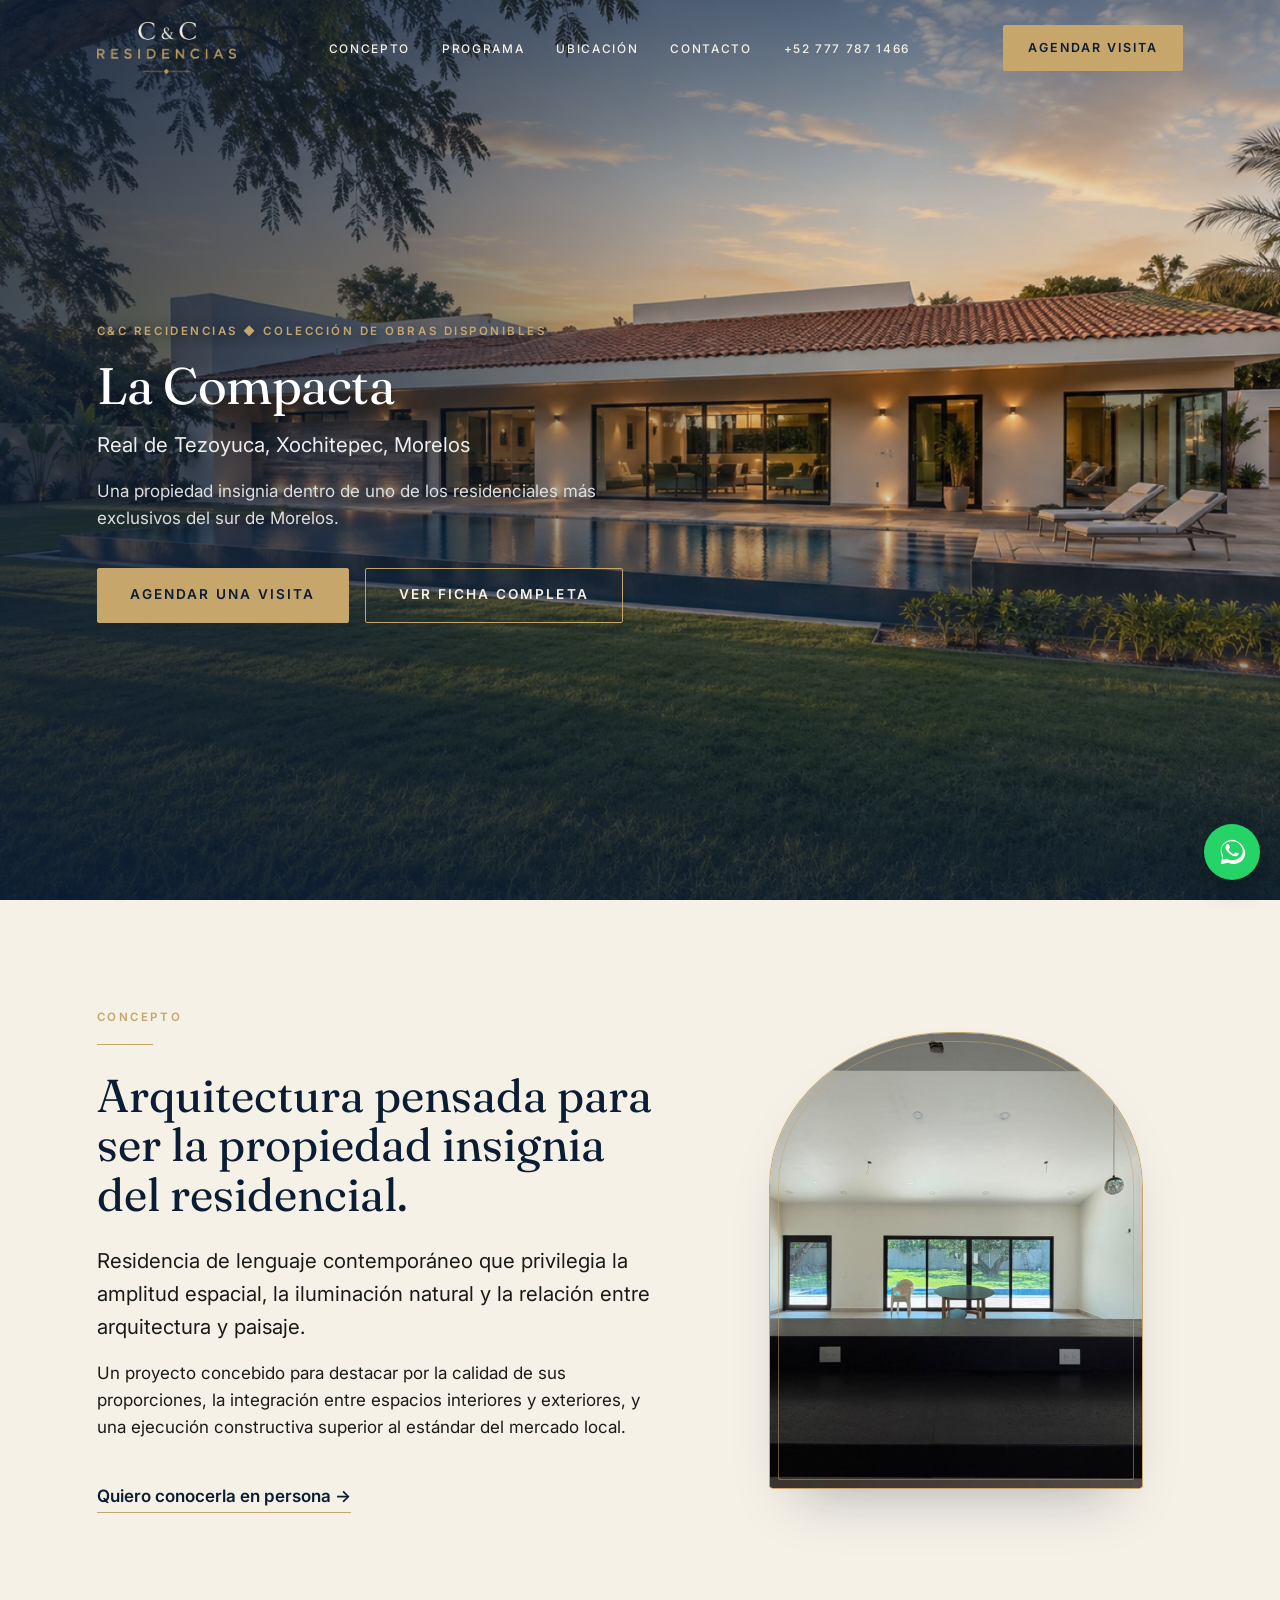
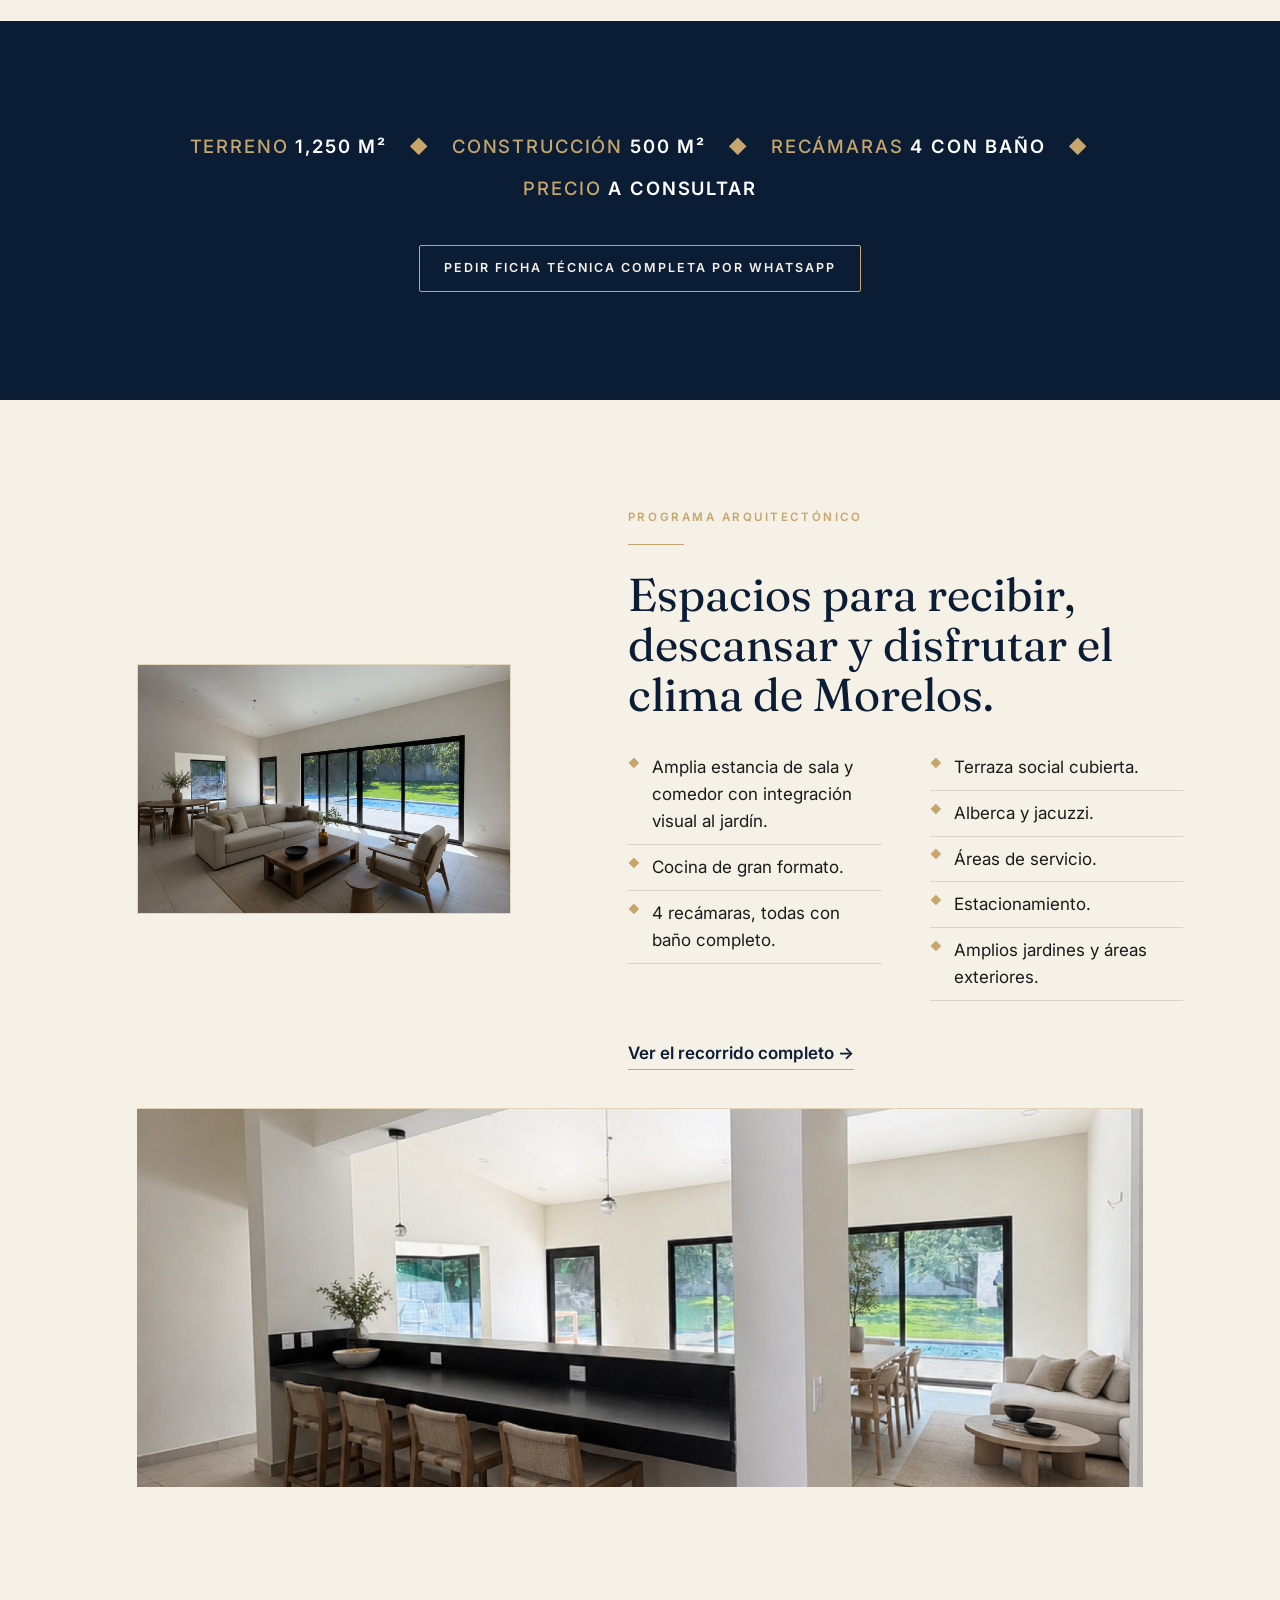
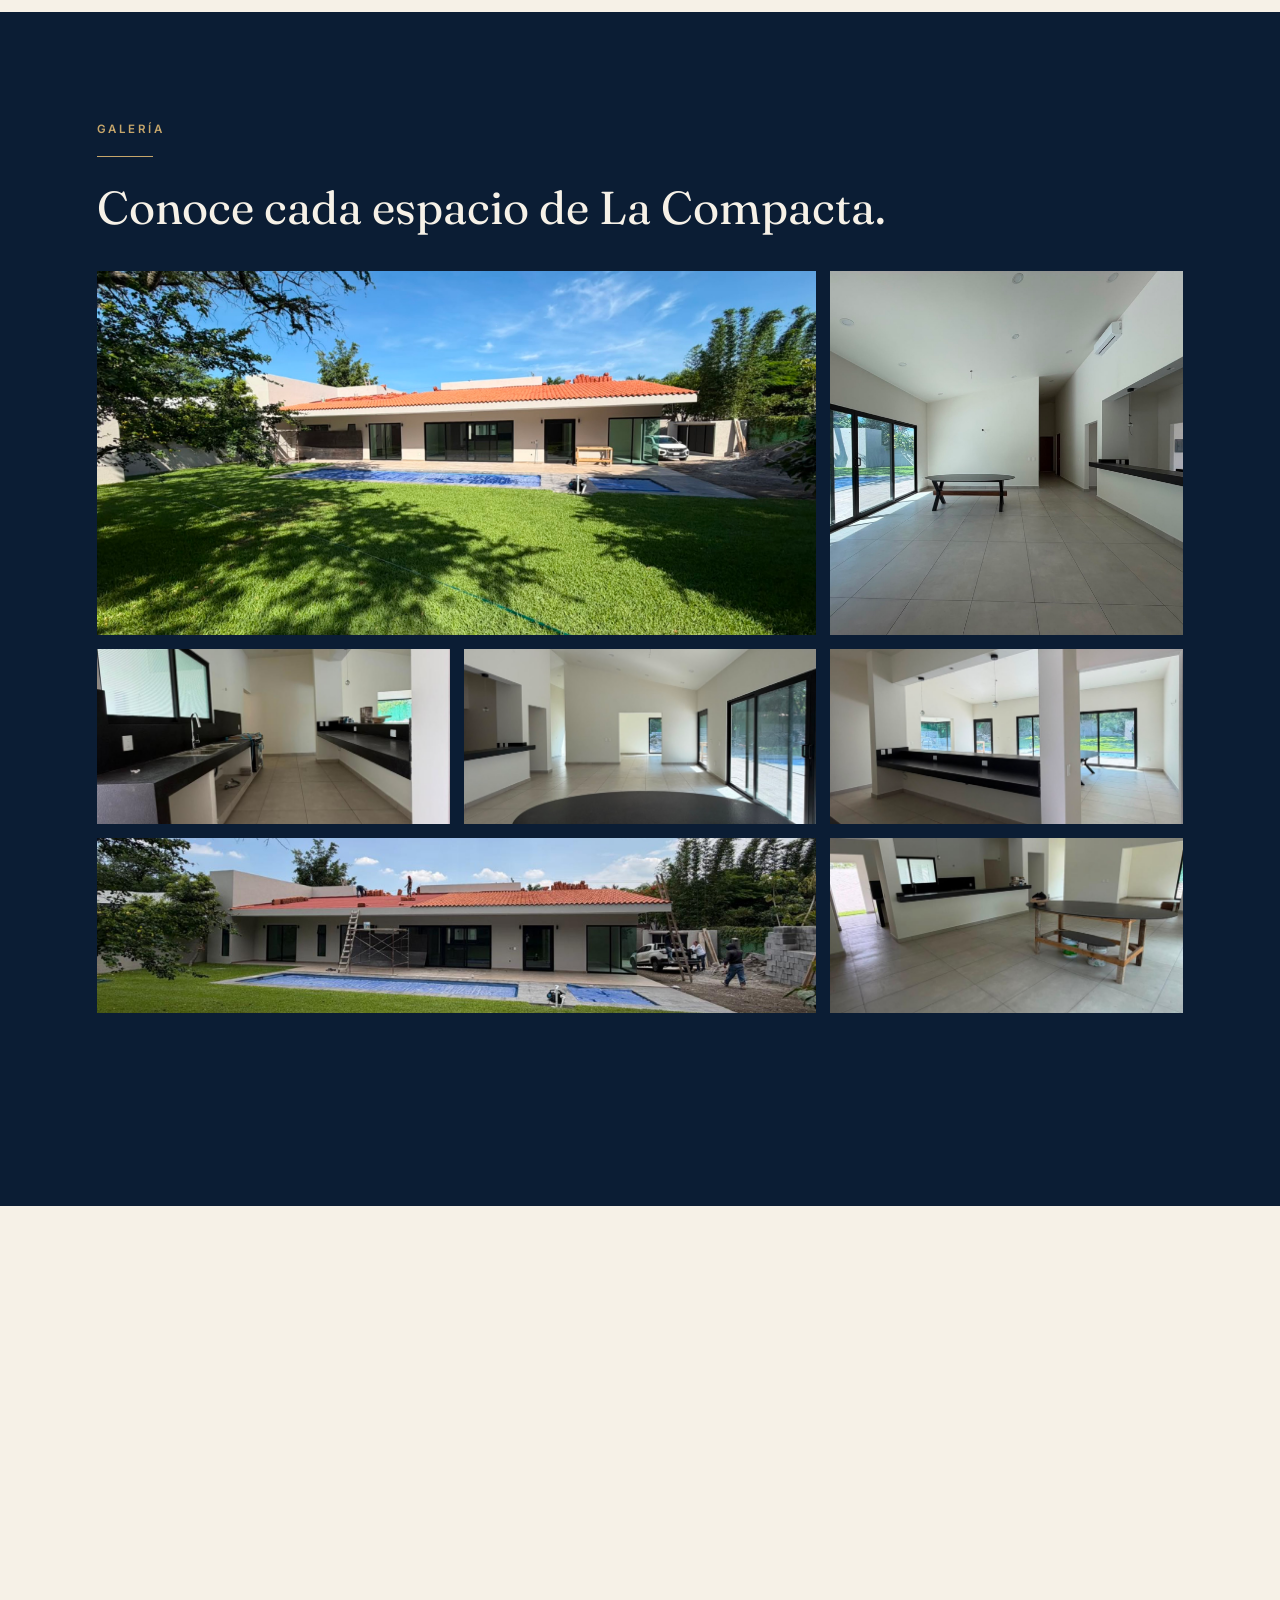
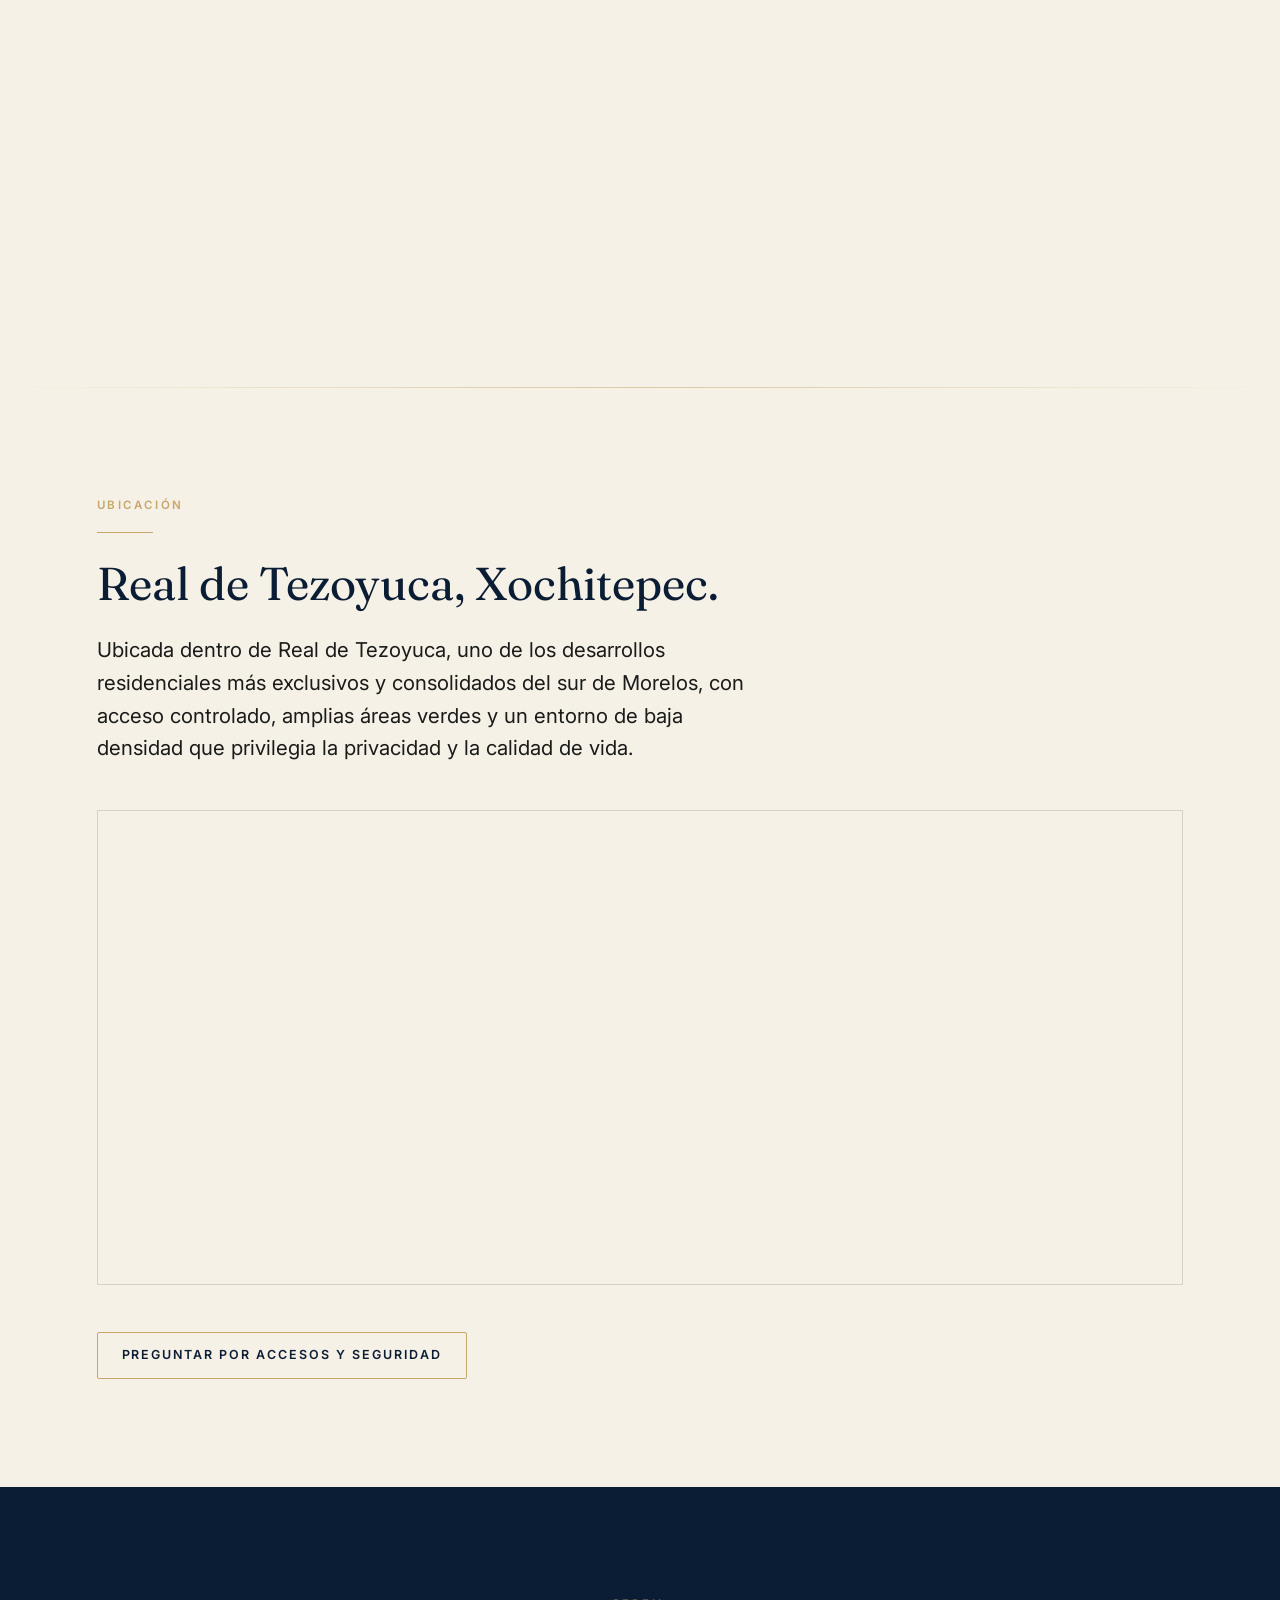
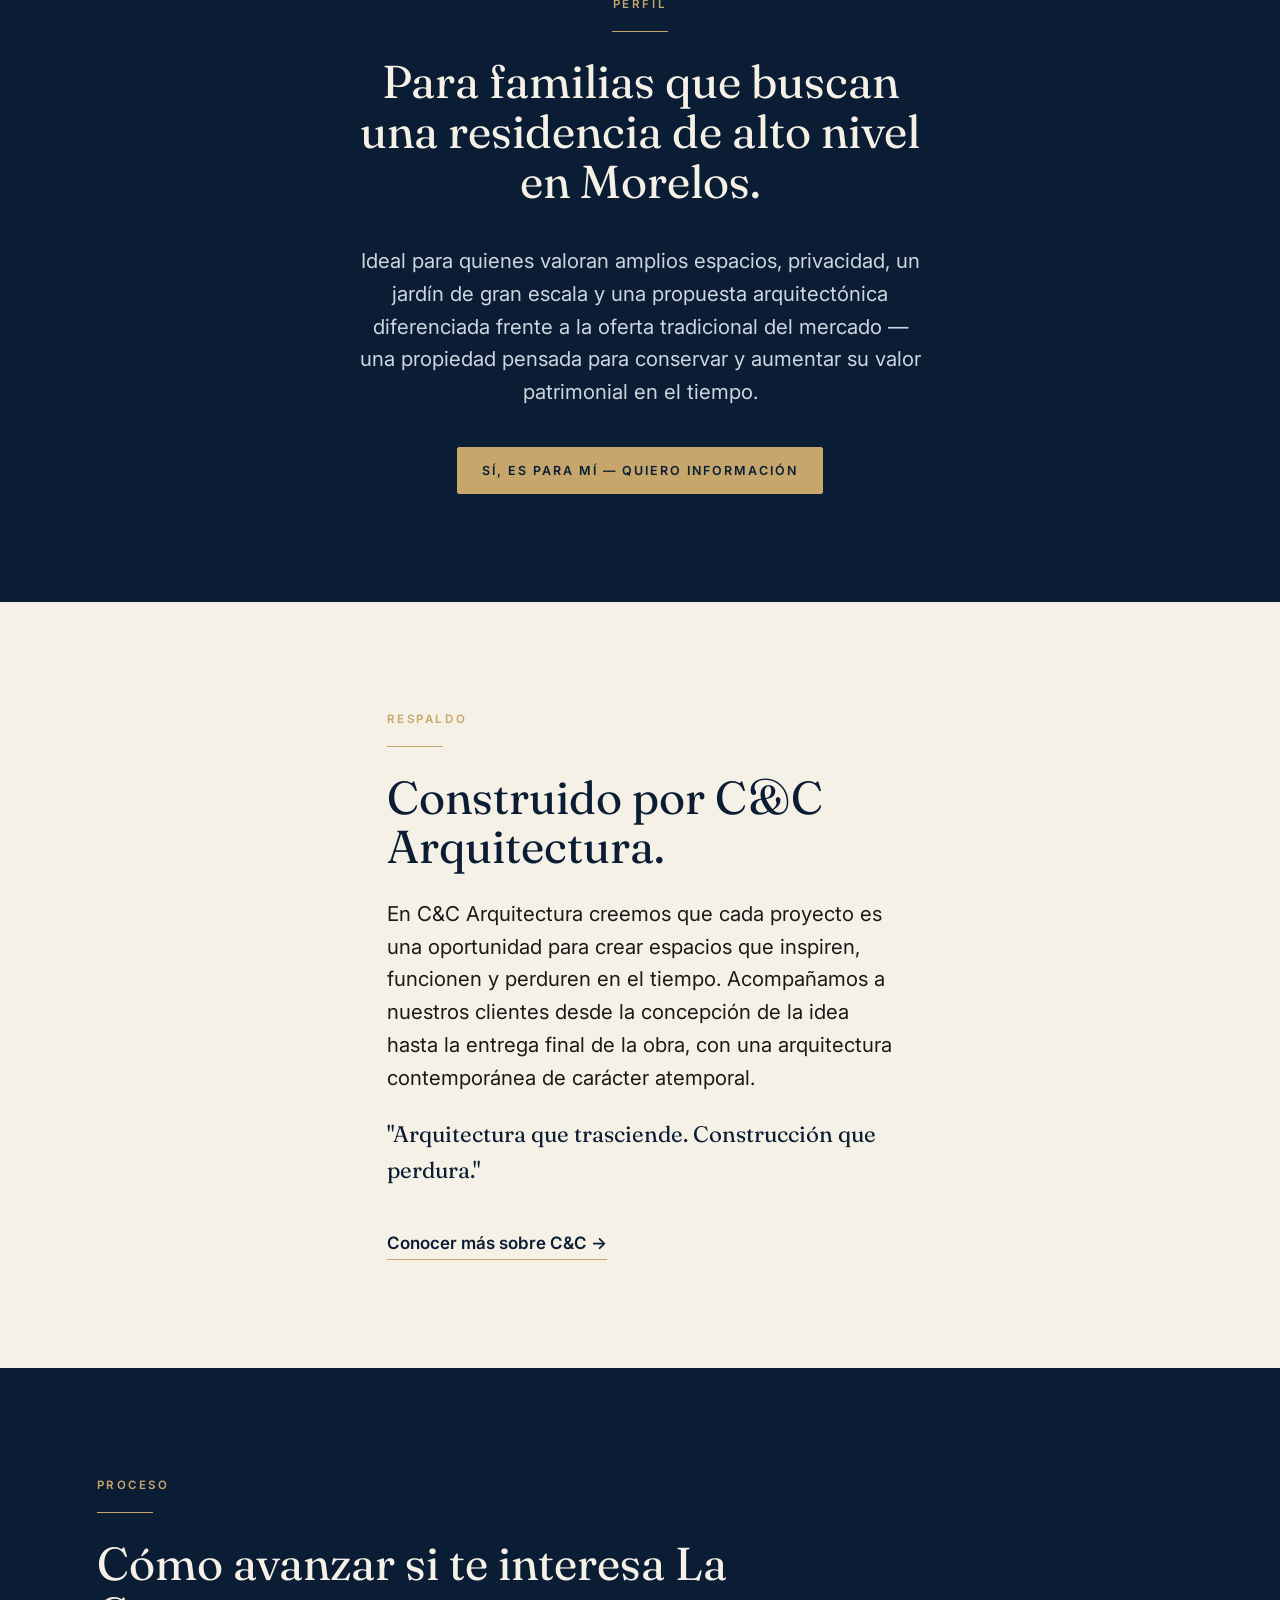
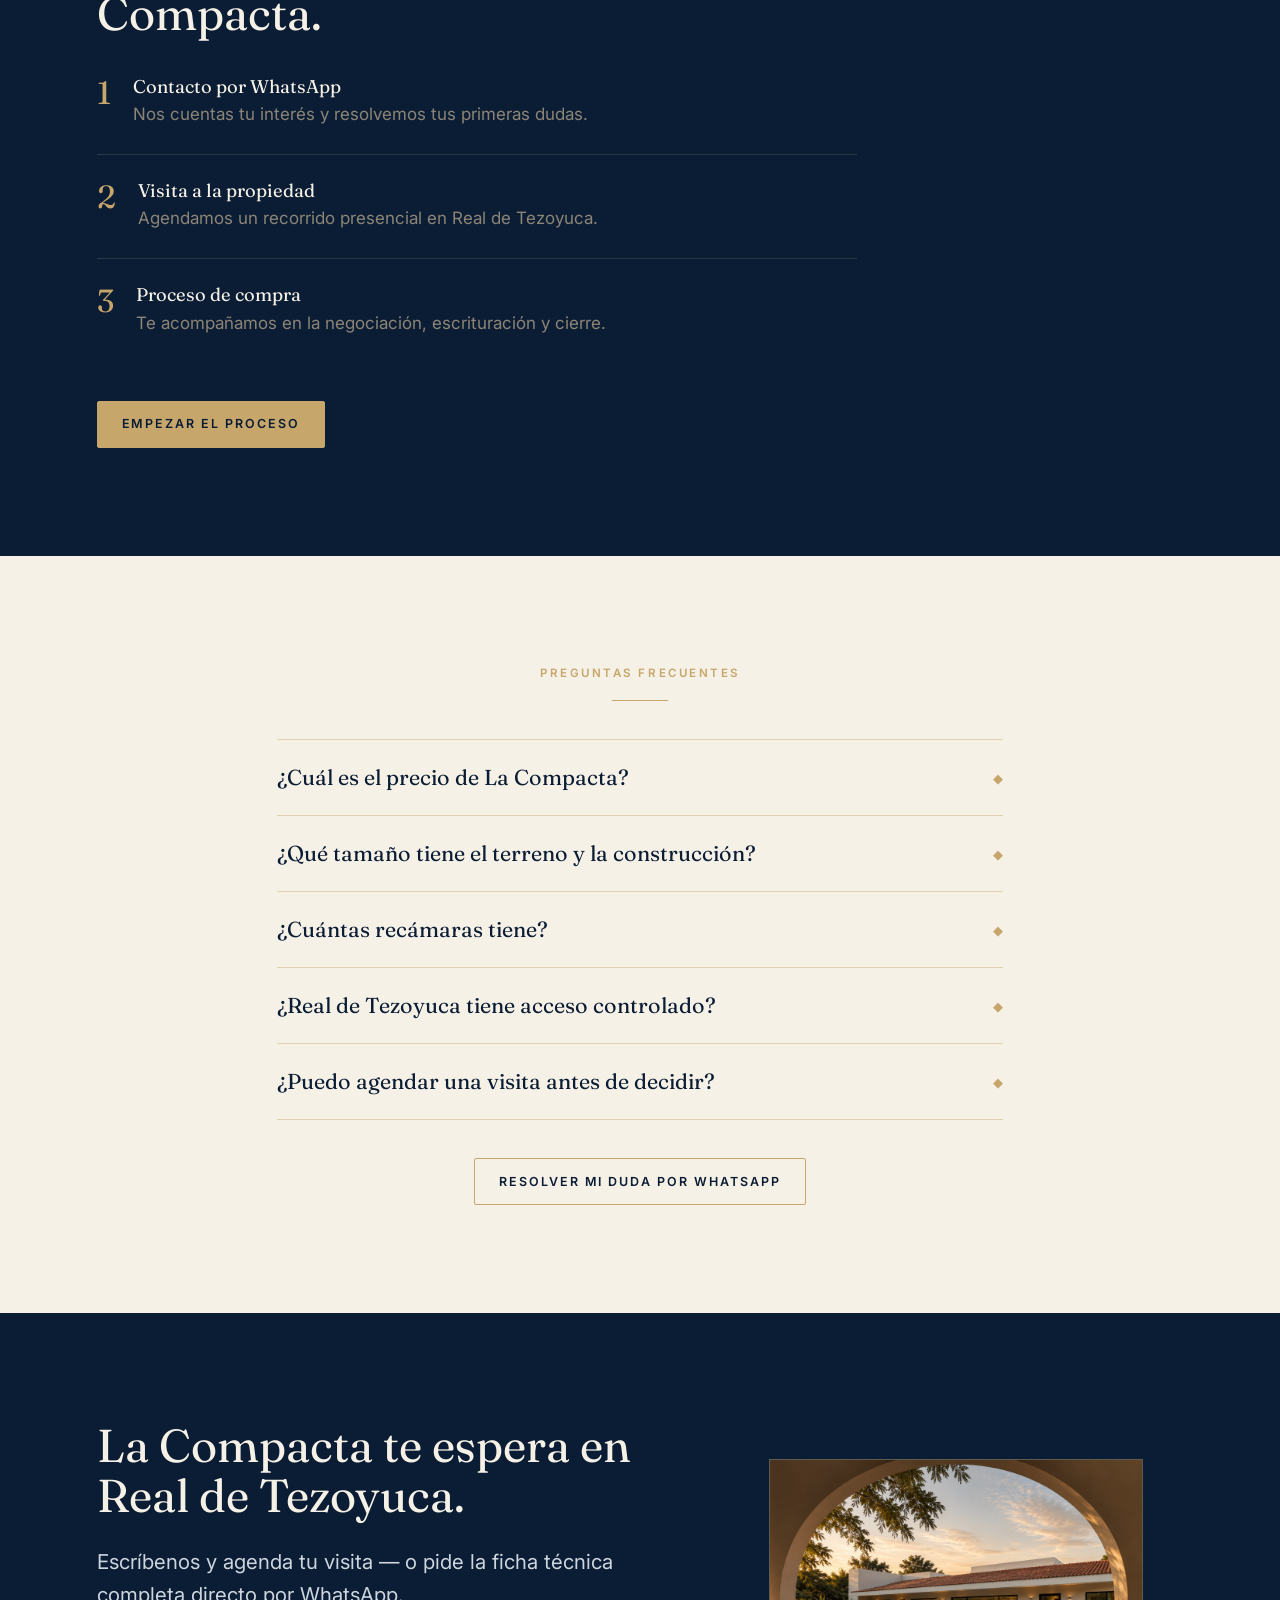
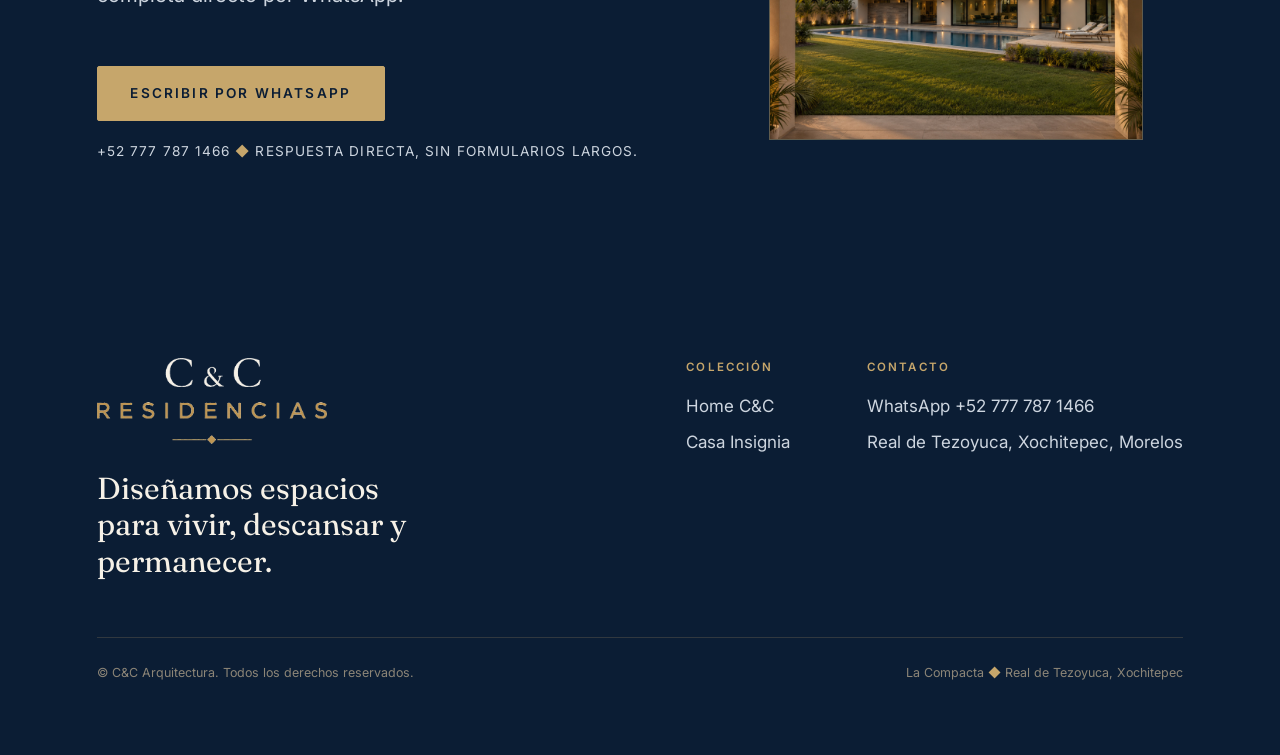
<file: la-compacta.html>
<!DOCTYPE html>
<html lang="es">
<head>
<meta charset="UTF-8">
<meta name="viewport" content="width=device-width, initial-scale=1">
<title>La Compacta — Residencia de lujo en Real de Tezoyuca, Xochitepec | C&C Recidencias</title>
<meta name="description" content="La Compacta: residencia de lujo en Real de Tezoyuca, Xochitepec, Morelos. 1,250 m² de terreno, 500 m² de construcción, 4 recámaras. Agenda tu visita y solicita informes por WhatsApp.">
<link rel="preconnect" href="https://fonts.googleapis.com">
<link rel="preconnect" href="https://fonts.gstatic.com" crossorigin>
<link href="https://fonts.googleapis.com/css2?family=Fraunces:opsz,wght@9..144,300;9..144,400;9..144,500&family=Inter:wght@400;500;600&display=swap" rel="stylesheet">
<link rel="icon" href="assets/favicon/favicon.ico" sizes="any">
<link rel="icon" type="image/png" sizes="32x32" href="assets/favicon/favicon-32.png">
<link rel="icon" type="image/png" sizes="16x16" href="assets/favicon/favicon-16.png">
<link rel="apple-touch-icon" href="assets/favicon/apple-touch-icon.png">
<link rel="stylesheet" href="styles.css">
</head>
<body>

<!-- NAV -->
<header class="nav transparent">
  <a class="nav-logo" href="index.html" aria-label="C&C Recidencias — inicio">
    <img class="logo-light" src="assets/logos/residencias-footer.png" alt="C&C Recidencias">
    <img class="logo-dark" src="assets/logos/residencias-transparent.png" alt="C&C Recidencias">
  </a>
  <button class="nav-toggle" aria-label="Abrir menú"><span></span><span></span><span></span></button>
  <ul class="nav-links">
    <li><a href="#concepto">Concepto</a></li>
    <li><a href="#programa">Programa</a></li>
    <li><a href="#ubicacion">Ubicación</a></li>
    <li><a href="#contacto">Contacto</a></li>
    <li class="nav-cta-mobile"><a class="btn btn-primary" href="https://wa.me/527777871466?text=Hola%2C%20quiero%20agendar%20una%20visita%20a%20La%20Compacta%20en%20Real%20de%20Tezoyuca." target="_blank" rel="noopener">Agendar visita</a></li>
    <li class="nav-tel"><a href="https://wa.me/527777871466" target="_blank" rel="noopener">+52 777 787 1466</a></li>
  </ul>
  <div class="nav-right">
    <a class="btn btn-primary" href="https://wa.me/527777871466?text=Hola%2C%20quiero%20agendar%20una%20visita%20a%20La%20Compacta%20en%20Real%20de%20Tezoyuca." target="_blank" rel="noopener">Agendar visita</a>
  </div>
</header>

<!-- HERO -->
<section class="hero">
  <div class="hero-media"><img src="assets/compacta/hero.jpg" alt="La Compacta — fachada y alberca al atardecer"></div>
  <div class="hero-inner">
    <span class="eyebrow reveal">C&C Recidencias <span class="diamond">◆</span> Colección de obras disponibles</span>
    <h1 class="reveal">La Compacta</h1>
    <p class="lead reveal" style="margin-top:1rem">Real de Tezoyuca, Xochitepec, Morelos</p>
    <p class="hero-sub reveal" style="color:#ddd">Una propiedad insignia dentro de uno de los residenciales más exclusivos del sur de Morelos.</p>
    <div class="hero-cta reveal">
      <a class="btn btn-primary btn-lg" href="https://wa.me/527777871466?text=Hola%2C%20quiero%20agendar%20una%20visita%20a%20La%20Compacta%20en%20Real%20de%20Tezoyuca." target="_blank" rel="noopener">Agendar una visita</a>
      <a class="btn btn-outline on-dark btn-lg" href="#datos">Ver ficha completa</a>
    </div>
  </div>
</section>

<!-- CONCEPTO -->
<section id="concepto">
  <div class="wrap">
    <div class="split">
      <div class="reveal">
        <span class="eyebrow">Concepto</span>
        <hr class="rule">
        <h2>Arquitectura pensada para ser la propiedad insignia del residencial.</h2>
        <p class="lead mt-sm">Residencia de lenguaje contemporáneo que privilegia la amplitud espacial, la iluminación natural y la relación entre arquitectura y paisaje.</p>
        <p>Un proyecto concebido para destacar por la calidad de sus proporciones, la integración entre espacios interiores y exteriores, y una ejecución constructiva superior al estándar del mercado local.</p>
        <a class="link-cta mt-sm" href="https://wa.me/527777871466?text=Hola%2C%20quiero%20conocer%20La%20Compacta%20en%20persona." target="_blank" rel="noopener">Quiero conocerla en persona →</a>
      </div>
      <div class="split-media reveal">
        <figure class="arch"><img src="assets/compacta/fotos/foto-01.jpg" alt="Interior de La Compacta con vista al jardín"></figure>
      </div>
    </div>
  </div>
</section>

<!-- DATOS GENERALES -->
<section class="band-blue meta-strip" id="datos">
  <div class="wrap reveal">
    <div class="items">
      <span><span class="lab">Terreno</span> <span class="num">1,250 m²</span></span><span class="diamond">◆</span>
      <span><span class="lab">Construcción</span> <span class="num">500 m²</span></span><span class="diamond">◆</span>
      <span><span class="lab">Recámaras</span> <span class="num">4 con baño</span></span><span class="diamond">◆</span>
      <span><span class="lab">Precio</span> <span class="num">A consultar</span></span>
    </div>
    <div class="mt-md">
      <a class="btn btn-outline on-dark" href="https://wa.me/527777871466?text=Hola%2C%20quiero%20la%20ficha%20t%C3%A9cnica%20completa%20de%20La%20Compacta." target="_blank" rel="noopener">Pedir ficha técnica completa por WhatsApp</a>
    </div>
  </div>
</section>

<!-- PROGRAMA ARQUITECTÓNICO -->
<section id="programa">
  <div class="wrap">
    <div class="split rev">
      <div class="split-media reveal">
        <figure style="overflow:hidden;border:1px solid rgba(198,166,107,.35)"><img src="assets/compacta/programa-01.jpg" alt="Estancia integrada al jardín" style="aspect-ratio:3/2;object-fit:cover;width:100%"></figure>
      </div>
      <div class="reveal">
        <span class="eyebrow">Programa arquitectónico</span>
        <hr class="rule">
        <h2>Espacios para recibir, descansar y disfrutar el clima de Morelos.</h2>
        <ul class="list-diamond">
          <li>Amplia estancia de sala y comedor con integración visual al jardín.</li>
          <li>Cocina de gran formato.</li>
          <li>4 recámaras, todas con baño completo.</li>
          <li>Terraza social cubierta.</li>
          <li>Alberca y jacuzzi.</li>
          <li>Áreas de servicio.</li>
          <li>Estacionamiento.</li>
          <li>Amplios jardines y áreas exteriores.</li>
        </ul>
        <a class="link-cta mt-md" href="#galeria">Ver el recorrido completo →</a>
      </div>
    </div>
    <figure class="reveal mt-md" style="overflow:hidden;border-top:1px solid rgba(198,166,107,.4)"><img src="assets/compacta/programa-02.jpg" alt="Cocina de gran formato de La Compacta" style="width:100%;height:clamp(240px,42vh,460px);object-fit:cover"></figure>
  </div>
</section>

<!-- GALERÍA -->
<section id="galeria" class="band-blue">
  <div class="wrap">
    <div class="reveal">
      <span class="eyebrow on-dark">Galería</span>
      <hr class="rule">
      <h2>Conoce cada espacio de La Compacta.</h2>
    </div>
    <div class="gallery reveal">
      <figure class="g-big"><img src="assets/compacta/fotos/foto-10.jpg" alt="Fachada y jardín de La Compacta"></figure>
      <figure class="g-tall"><img src="assets/compacta/fotos/foto-12.jpg" alt="Estancia con grandes ventanales"></figure>
      <figure><img src="assets/compacta/fotos/foto-03.jpg" alt="Cocina con barra"></figure>
      <figure><img src="assets/compacta/fotos/foto-13.jpg" alt="Sala de La Compacta"></figure>
      <figure><img src="assets/compacta/fotos/foto-14.jpg" alt="Cocina abierta con barra"></figure>
      <figure class="g-wide"><img src="assets/compacta/fotos/foto-09.jpg" alt="Fachada posterior con alberca"></figure>
      <figure><img src="assets/compacta/fotos/foto-05.jpg" alt="Espacio interior integrado"></figure>
    </div>
    <div class="reveal mt-md">
      <a class="btn btn-primary" href="https://wa.me/527777871466?text=Hola%2C%20quiero%20ver%20m%C3%A1s%20fotos%20y%20video%20de%20La%20Compacta." target="_blank" rel="noopener">Quiero ver más fotos y el video del recorrido</a>
    </div>
  </div>
</section>

<!-- ESPECIFICACIONES -->
<section id="especificaciones">
  <div class="wrap">
    <div class="split">
      <div class="reveal">
        <span class="eyebrow">Especificaciones</span>
        <hr class="rule">
        <h2>Construcción sólida, pensada para durar.</h2>
        <ul class="list-diamond mt-sm">
          <li>Estructura de concreto armado</li>
          <li>Carpintería residencial de alta calidad</li>
          <li>Cancelería de aluminio color negro</li>
          <li>Acabados seleccionados de gama alta</li>
          <li>Sistema de aire acondicionado</li>
          <li>Iluminación arquitectónica</li>
          <li>Sistema hidráulico presurizado</li>
          <li>Alberca equipada</li>
          <li>Cisterna de gran capacidad</li>
        </ul>
        <a class="btn btn-primary mt-md" href="https://wa.me/527777871466?text=Hola%2C%20quiero%20saber%20m%C3%A1s%20sobre%20los%20materiales%20y%20especificaciones%20de%20La%20Compacta." target="_blank" rel="noopener">Preguntar por materiales y garantías</a>
      </div>
      <div class="split-media reveal">
        <figure style="overflow:hidden;border:1px solid rgba(198,166,107,.4)"><img src="assets/compacta/especificaciones.jpg" alt="Detalle de cancelería de aluminio negro y concreto" style="aspect-ratio:4/5;object-fit:cover;width:100%"></figure>
      </div>
    </div>
  </div>
</section>

<hr class="divider">

<!-- UBICACIÓN -->
<section id="ubicacion">
  <div class="wrap">
    <div class="reveal narrow">
      <span class="eyebrow">Ubicación</span>
      <hr class="rule">
      <h2>Real de Tezoyuca, Xochitepec.</h2>
      <p class="lead mt-sm">Ubicada dentro de Real de Tezoyuca, uno de los desarrollos residenciales más exclusivos y consolidados del sur de Morelos, con acceso controlado, amplias áreas verdes y un entorno de baja densidad que privilegia la privacidad y la calidad de vida.</p>
    </div>
    <iframe class="map-embed reveal" title="Mapa de Real de Tezoyuca, Xochitepec" loading="lazy" allowfullscreen referrerpolicy="no-referrer-when-downgrade" src="https://www.google.com/maps?q=Real%20de%20Tezoyuca%2C%20Xochitepec%2C%20Morelos&output=embed"></iframe>
    <div class="reveal mt-md">
      <a class="btn btn-outline" href="https://wa.me/527777871466?text=Hola%2C%20quiero%20preguntar%20por%20accesos%20y%20seguridad%20de%20La%20Compacta." target="_blank" rel="noopener">Preguntar por accesos y seguridad</a>
    </div>
  </div>
</section>

<!-- PARA QUIÉN -->
<section class="band-blue">
  <div class="wrap center" style="max-width:720px;margin-inline:auto">
    <span class="eyebrow on-dark reveal">Perfil</span>
    <hr class="rule reveal" style="margin-inline:auto">
    <h2 class="reveal">Para familias que buscan una residencia de alto nivel en Morelos.</h2>
    <p class="lead mt-md reveal">Ideal para quienes valoran amplios espacios, privacidad, un jardín de gran escala y una propuesta arquitectónica diferenciada frente a la oferta tradicional del mercado — una propiedad pensada para conservar y aumentar su valor patrimonial en el tiempo.</p>
    <div class="reveal mt-md">
      <a class="btn btn-primary" href="https://wa.me/527777871466?text=Hola%2C%20creo%20que%20La%20Compacta%20es%20para%20m%C3%AD.%20Quiero%20m%C3%A1s%20informaci%C3%B3n." target="_blank" rel="noopener">Sí, es para mí — quiero información</a>
    </div>
  </div>
</section>

<!-- QUIÉNES SOMOS -->
<section>
  <div class="wrap narrow reveal">
    <span class="eyebrow">Respaldo</span>
    <hr class="rule">
    <h2>Construido por C&C Arquitectura.</h2>
    <p class="lead mt-sm">En C&C Arquitectura creemos que cada proyecto es una oportunidad para crear espacios que inspiren, funcionen y perduren en el tiempo. Acompañamos a nuestros clientes desde la concepción de la idea hasta la entrega final de la obra, con una arquitectura contemporánea de carácter atemporal.</p>
    <p style="font-family:var(--serif);font-size:1.4rem;color:var(--azul-profundo);margin-top:1.4rem">"Arquitectura que trasciende. Construcción que perdura."</p>
    <a class="link-cta mt-sm" href="index.html">Conocer más sobre C&C →</a>
  </div>
</section>

<!-- PROCESO DE COMPRA -->
<section class="band-blue">
  <div class="wrap">
    <div class="reveal narrow">
      <span class="eyebrow on-dark">Proceso</span>
      <hr class="rule">
      <h2>Cómo avanzar si te interesa La Compacta.</h2>
    </div>
    <div class="steps mt-md reveal" style="max-width:760px">
      <div class="step"><span class="num">1</span><div><h3>Contacto por WhatsApp</h3><p>Nos cuentas tu interés y resolvemos tus primeras dudas.</p></div></div>
      <div class="step"><span class="num">2</span><div><h3>Visita a la propiedad</h3><p>Agendamos un recorrido presencial en Real de Tezoyuca.</p></div></div>
      <div class="step"><span class="num">3</span><div><h3>Proceso de compra</h3><p>Te acompañamos en la negociación, escrituración y cierre.</p></div></div>
    </div>
    <div class="reveal mt-md">
      <a class="btn btn-primary" href="https://wa.me/527777871466?text=Hola%2C%20quiero%20empezar%20el%20proceso%20para%20La%20Compacta." target="_blank" rel="noopener">Empezar el proceso</a>
    </div>
  </div>
</section>

<!-- FAQ -->
<section>
  <div class="wrap" style="max-width:880px">
    <div class="center reveal">
      <span class="eyebrow">Preguntas frecuentes</span>
      <hr class="rule" style="margin-inline:auto">
    </div>
    <div class="faq reveal mt-md">
      <div class="q"><button aria-expanded="false"><span>¿Cuál es el precio de La Compacta?</span><span class="mark">◆</span></button><div class="a"><p>Con gusto te compartimos el precio y la ficha técnica completa directo por WhatsApp. Escríbenos al +52 777 787 1466 y te atendemos al momento.</p></div></div>
      <div class="q"><button aria-expanded="false"><span>¿Qué tamaño tiene el terreno y la construcción?</span><span class="mark">◆</span></button><div class="a"><p>1,250 m² de terreno y aproximadamente 500 m² de construcción.</p></div></div>
      <div class="q"><button aria-expanded="false"><span>¿Cuántas recámaras tiene?</span><span class="mark">◆</span></button><div class="a"><p>4 recámaras, todas con baño completo.</p></div></div>
      <div class="q"><button aria-expanded="false"><span>¿Real de Tezoyuca tiene acceso controlado?</span><span class="mark">◆</span></button><div class="a"><p>Sí, es un desarrollo de baja densidad con acceso controlado y amplias áreas verdes.</p></div></div>
      <div class="q"><button aria-expanded="false"><span>¿Puedo agendar una visita antes de decidir?</span><span class="mark">◆</span></button><div class="a"><p>Sí, agenda tu visita directo por WhatsApp.</p></div></div>
    </div>
    <div class="center reveal mt-md">
      <a class="btn btn-outline" href="https://wa.me/527777871466?text=Hola%2C%20tengo%20una%20pregunta%20sobre%20La%20Compacta." target="_blank" rel="noopener">Resolver mi duda por WhatsApp</a>
    </div>
  </div>
</section>

<!-- CTA FINAL -->
<section class="band-blue cta-final" id="contacto">
  <div class="wrap">
    <div class="split">
      <div class="reveal">
        <h2>La Compacta te espera en Real de Tezoyuca.</h2>
        <p class="lead mt-sm">Escríbenos y agenda tu visita — o pide la ficha técnica completa directo por WhatsApp.</p>
        <a class="btn btn-primary btn-lg mt-md" href="https://wa.me/527777871466?text=Hola%2C%20quiero%20informaci%C3%B3n%20sobre%20La%20Compacta%20en%20Real%20de%20Tezoyuca." target="_blank" rel="noopener">Escribir por WhatsApp</a>
        <p class="support">+52 777 787 1466 <span class="diamond">◆</span> Respuesta directa, sin formularios largos.</p>
      </div>
      <div class="split-media reveal">
        <figure style="overflow:hidden;border:1px solid rgba(198,166,107,.45)"><img src="assets/compacta/ctafinal.jpg" alt="La Compacta enmarcada por un arco de ventana" style="aspect-ratio:4/3;object-fit:cover;width:100%"></figure>
      </div>
    </div>
  </div>
</section>

<!-- FOOTER -->
<footer class="footer">
  <div class="wrap">
    <div class="top">
      <div>
        <img class="footer-logo" src="assets/logos/residencias-footer.png" alt="C&C Recidencias">
        <p class="brandline mt-sm">Diseñamos espacios para vivir, descansar y permanecer.</p>
      </div>
      <div class="footer-cols">
        <div>
          <h4>Colección</h4>
          <ul>
            <li><a href="index.html">Home C&C</a></li>
            <li><a href="casa-insignia.html">Casa Insignia</a></li>
          </ul>
        </div>
        <div>
          <h4>Contacto</h4>
          <ul>
            <li><a href="https://wa.me/527777871466" target="_blank" rel="noopener">WhatsApp +52 777 787 1466</a></li>
            <li>Real de Tezoyuca, Xochitepec, Morelos</li>
          </ul>
        </div>
      </div>
    </div>
    <div class="legal">
      <span>© C&C Arquitectura. Todos los derechos reservados.</span>
      <span>La Compacta <span class="diamond">◆</span> Real de Tezoyuca, Xochitepec</span>
    </div>
  </div>
</footer>

<a class="wa-float" href="https://wa.me/527777871466?text=Hola%2C%20quiero%20informaci%C3%B3n%20sobre%20La%20Compacta." target="_blank" rel="noopener" aria-label="Escríbenos por WhatsApp">
  <svg viewBox="0 0 32 32" fill="#fff"><path d="M16 3C9.4 3 4 8.4 4 15c0 2.1.6 4.2 1.6 6L4 29l8.2-1.5c1.7.9 3.7 1.4 5.8 1.4h.1c6.6 0 12-5.4 12-12S22.6 3 16 3zm0 21.8c-1.8 0-3.6-.5-5.1-1.4l-.4-.2-4.9.9.9-4.7-.3-.4c-1-1.6-1.6-3.5-1.6-5.4C4.5 9.6 9.6 4.5 16 4.5S27.5 9.6 27.5 15 22.4 24.8 16 24.8zm6.6-7.3c-.4-.2-2.1-1-2.4-1.1-.3-.1-.6-.2-.8.2-.2.4-.9 1.1-1.1 1.3-.2.2-.4.2-.8.1-.4-.2-1.5-.6-2.9-1.8-1.1-1-1.8-2.2-2-2.6-.2-.4 0-.6.2-.8.2-.2.4-.4.5-.7.2-.2.2-.4.4-.7.1-.3 0-.5 0-.7-.1-.2-.8-2-1.1-2.7-.3-.7-.6-.6-.8-.6h-.7c-.2 0-.6.1-.9.5-.3.4-1.2 1.2-1.2 2.9 0 1.7 1.2 3.3 1.4 3.6.2.2 2.4 3.7 5.9 5.2.8.4 1.5.6 2 .7.8.3 1.6.2 2.2.1.7-.1 2.1-.8 2.4-1.7.3-.8.3-1.5.2-1.7-.1-.1-.3-.2-.7-.4z"/></svg>
</a>

<script src="main.js"></script>
</body>
</html>
</file>
<file: styles.css>
/* =========================================================
   C&C RECIDENCIAS — Sistema de diseño
   Derivado de design.md. Rige Home, La Compacta y Casa Insignia.
   ========================================================= */

:root{
  --azul-profundo:#0B1D34;
  --dorado:#C6A66B;
  --dorado-claro:#d8bd8a;
  --marfil:#F6F1E7;
  --piedra:#8C8577;
  --tinta:#1A1A18;

  --serif:"Fraunces", Georgia, "Times New Roman", serif;
  --sans:"Inter", system-ui, -apple-system, "Segoe UI", sans-serif;

  --gutter: clamp(20px, 6vw, 96px);
  --section-gap: clamp(72px, 12vh, 140px);
  --maxw: 1240px;
}

*{box-sizing:border-box}
html{scroll-behavior:smooth}
body{
  margin:0;
  background:var(--marfil);
  color:var(--tinta);
  font-family:var(--sans);
  font-size:17px;
  line-height:1.6;
  -webkit-font-smoothing:antialiased;
  overflow-x:hidden;
}
img,video{max-width:100%;display:block}
a{color:inherit;text-decoration:none}

/* ---------- Tipografía ---------- */
h1,h2,h3{font-family:var(--serif);font-weight:400;color:var(--azul-profundo);line-height:1.08;margin:0}
h1{font-size:clamp(2.6rem,6vw,4.6rem);letter-spacing:-.01em}
h2{font-size:clamp(1.9rem,3.6vw,2.9rem)}
h3{font-size:clamp(1.2rem,2vw,1.5rem)}
p{margin:0 0 1rem}
.lead{font-size:clamp(1.05rem,1.6vw,1.28rem);color:var(--tinta)}

.eyebrow{
  font-family:var(--sans);
  font-size:.72rem;
  font-weight:600;
  text-transform:uppercase;
  letter-spacing:.22em;
  color:var(--dorado);
  margin:0 0 1.1rem;
  display:block;
}
.eyebrow.on-dark{color:var(--dorado)}
.diamond{color:var(--dorado);font-style:normal}

/* ---------- Layout ---------- */
.wrap{max-width:var(--maxw);margin:0 auto;padding-inline:var(--gutter)}
section{padding-block:var(--section-gap)}
.band-blue{background:var(--azul-profundo);color:var(--marfil)}
.band-blue h1,.band-blue h2,.band-blue h3{color:var(--marfil)}
.band-blue .lead,.band-blue p{color:#cdd5df}

.divider{height:1px;background:linear-gradient(90deg,transparent,var(--dorado),transparent);border:0;opacity:.55;margin:0}
.rule{width:56px;height:1px;background:var(--dorado);border:0;margin:0 0 1.6rem}
.center{text-align:center}
.center .rule{margin-inline:auto}

/* ---------- Botones ---------- */
.btn{
  display:inline-flex;align-items:center;gap:.6em;
  font-family:var(--sans);font-size:.78rem;font-weight:600;
  text-transform:uppercase;letter-spacing:.16em;
  padding:1em 1.9em;border-radius:2px;cursor:pointer;
  border:1px solid transparent;transition:.28s ease;white-space:nowrap;
}
.btn-primary{background:var(--dorado);color:var(--azul-profundo);border-color:var(--dorado)}
.btn-primary:hover{background:transparent;color:var(--dorado)}
.band-blue .btn-primary:hover{color:var(--dorado)}
.btn-outline{background:transparent;color:var(--azul-profundo);border-color:var(--dorado)}
.btn-outline:hover{background:var(--dorado);color:var(--azul-profundo)}
.on-dark.btn-outline{color:var(--marfil)}
.on-dark.btn-outline:hover{background:var(--dorado);color:var(--azul-profundo)}
.btn-lg{font-size:.85rem;padding:1.15em 2.4em}
.link-cta{
  display:inline-block;font-weight:600;color:var(--azul-profundo);
  border-bottom:1px solid var(--dorado);padding-bottom:2px;transition:.2s;
}
.link-cta:hover{color:var(--dorado)}
.band-blue .link-cta{color:var(--marfil)}
.band-blue .link-cta:hover{color:var(--dorado)}

:focus-visible{outline:2px solid var(--dorado);outline-offset:3px}

/* ---------- NAV ---------- */
.nav{
  position:fixed;top:0;left:0;right:0;z-index:50;
  display:flex;align-items:center;justify-content:space-between;gap:1.5rem;
  /* alinea el contenido del nav al mismo contenedor centrado del hero */
  padding:22px max(var(--gutter), calc((100% - var(--maxw)) / 2 + var(--gutter)));
  transition:background .3s ease, padding .3s ease, box-shadow .3s ease;
}
.nav.solid{background:var(--marfil);box-shadow:0 1px 0 rgba(11,29,52,.08);padding-top:14px;padding-bottom:14px}
/* Logo de marca en el header: versión clara sobre el hero, azul al hacer scroll */
.nav-logo{display:inline-flex;align-items:center}
.nav-logo img{height:52px;width:auto;display:block}
.nav-logo .logo-dark{display:none}
.nav.solid .nav-logo .logo-light{display:none}
.nav.solid .nav-logo .logo-dark{display:block}
.nav.solid .nav-logo img{height:46px}
@media(max-width:600px){
  .nav-logo img{height:42px}
  .nav.solid .nav-logo img{height:40px}
}
.nav-links{display:flex;align-items:center;gap:2rem;list-style:none;margin:0;padding:0}
.nav-links a{
  font-size:.74rem;font-weight:500;text-transform:uppercase;letter-spacing:.14em;
  color:var(--marfil);transition:.2s;
}
.nav.solid .nav-links a{color:var(--azul-profundo)}
.nav-links a:hover{color:var(--dorado)}
.nav-right{display:flex;align-items:center;gap:1.2rem}
.nav-toggle{display:none;background:none;border:0;cursor:pointer;padding:6px}
.nav-toggle span{display:block;width:24px;height:2px;background:var(--marfil);margin:5px 0;transition:.3s}
.nav.solid .nav-toggle span{background:var(--azul-profundo)}

.nav-cta-mobile{display:none}

@media(max-width:920px){
  .nav-toggle{display:block;position:relative;z-index:60;order:3}
  .nav-logo{position:relative;z-index:60}
  .nav-right{display:none}

  /* ícono → X */
  .nav-toggle span{transition:transform .3s ease, opacity .2s ease, background .3s ease}
  .nav-toggle.open span:nth-child(1){transform:translateY(7px) rotate(45deg)}
  .nav-toggle.open span:nth-child(2){opacity:0}
  .nav-toggle.open span:nth-child(3){transform:translateY(-7px) rotate(-45deg)}

  /* barra superior transparente y logo/aspas en claro cuando el menú está abierto */
  .nav.menu-open{background:transparent;box-shadow:none}
  .nav.menu-open .logo-dark{display:none}
  .nav.menu-open .logo-light{display:block}
  .nav.menu-open .nav-toggle span{background:var(--marfil)}

  /* overlay a pantalla completa */
  .nav-links{
    position:fixed;inset:0;z-index:55;margin:0;
    flex-direction:column;justify-content:center;align-items:center;gap:.2rem;
    background:var(--azul-profundo);
    padding:96px 24px 40px;overflow:auto;max-height:none;
    opacity:0;visibility:hidden;transform:translateY(-8px);
    transition:opacity .38s ease, transform .38s ease, visibility .38s;
  }
  .nav-links.open{opacity:1;visibility:visible;transform:none}
  .nav-links li{border:0;width:auto;text-align:center}
  .nav-links a:not(.btn){
    display:inline-block;color:var(--marfil);
    font-family:var(--serif);font-weight:400;text-transform:none;
    font-size:clamp(1.7rem,7vw,2.2rem);letter-spacing:.01em;padding:.5rem 1rem;
    transition:color .2s ease;
  }
  .nav-links a:not(.btn):hover,.nav-links a:not(.btn):focus-visible{color:var(--dorado)}
  .nav-cta-mobile{display:block;margin-top:1.9rem}
  .nav-cta-mobile .btn{font-size:.82rem;padding:1.05em 2.3em}
  .nav-links .nav-tel{
    margin-top:1.4rem;color:var(--piedra);font-size:.78rem;letter-spacing:.14em;text-transform:uppercase;
  }
  .nav-links .nav-tel a{color:var(--dorado)}
}

/* ---------- HERO ---------- */
.hero{
  position:relative;min-height:100svh;display:flex;align-items:center;
  color:var(--marfil);overflow:hidden;
  padding-top:clamp(96px,12vh,132px); /* reserva espacio bajo el header */
  padding-bottom:clamp(40px,7vh,80px);
}
.hero-media{position:absolute;inset:0;z-index:0}
.hero-media img,.hero-media video{width:100%;height:100%;object-fit:cover}
/* Degradado vertical: aterriza el texto abajo sin tapar la imagen */
.hero-media::after{
  content:"";position:absolute;inset:0;
  background:linear-gradient(180deg,
    rgba(11,29,52,.34) 0%,
    rgba(11,29,52,.08) 22%,
    rgba(11,29,52,.10) 50%,
    rgba(11,29,52,.62) 88%,
    rgba(11,29,52,.80) 100%);
}
/* Scrim diagonal: respalda el texto de la izquierda, se abre a la derecha */
.hero::before{
  content:"";position:absolute;inset:0;z-index:1;pointer-events:none;
  background:linear-gradient(100deg,
    rgba(11,29,52,.80) 0%,
    rgba(11,29,52,.52) 30%,
    rgba(11,29,52,.16) 50%,
    rgba(11,29,52,0) 64%);
}
.hero-inner{position:relative;z-index:2;width:100%;max-width:var(--maxw);margin:0 auto;padding:0 var(--gutter)}
.hero .eyebrow{color:var(--dorado);text-shadow:0 1px 12px rgba(11,29,52,.75)}
.hero h1{font-size:clamp(1.9rem,4vw,3.2rem);color:#fff;max-width:16ch;text-shadow:0 2px 30px rgba(0,0,0,.25)}
.hero .lead{color:#eee;max-width:44ch;margin-top:1.4rem}
.hero-cta{display:flex;flex-wrap:wrap;gap:1rem;margin-top:2.2rem}
.hero-sub{max-width:52ch}

/* ---------- Marco de arco (firma visual) ---------- */
.arch{
  position:relative;border-radius:48% 48% 5px 5px / 34% 34% 3px 3px;
  overflow:hidden;border:1px solid var(--dorado);
  box-shadow:0 30px 60px -30px rgba(11,29,52,.35);
}
.arch::before{
  content:"";position:absolute;inset:8px;border:1px solid rgba(198,166,107,.5);
  border-radius:47% 47% 3px 3px / 33% 33% 2px 2px;z-index:2;pointer-events:none;
}
.arch img{width:100%;height:100%;object-fit:cover;aspect-ratio:9/11}

/* ---------- Split / two-column ---------- */
.split{display:grid;grid-template-columns:1.1fr .9fr;gap:clamp(32px,6vw,80px);align-items:center}
.split.rev{grid-template-columns:.9fr 1.1fr}
.split.rev .split-media{order:-1}
@media(max-width:820px){
  .split,.split.rev{grid-template-columns:1fr;gap:40px}
  .split.rev .split-media{order:0}
  .arch{max-width:420px;margin-inline:auto}
}

/* ---------- Franja de metadatos (datos generales) ---------- */
.meta-strip{text-align:center}
.meta-strip .items{
  font-family:var(--sans);font-weight:600;text-transform:uppercase;
  letter-spacing:.1em;font-size:clamp(.85rem,1.5vw,1.15rem);
  color:var(--marfil);display:flex;flex-wrap:wrap;justify-content:center;
  gap:.4em 1.1em;line-height:1.9;
}
.meta-strip .items .diamond{margin:0 .1em}
.meta-strip .num{color:#fff}
.meta-strip .lab{color:var(--dorado);font-weight:500}

/* ---------- Servicios / listas ---------- */
.grid-services{display:grid;grid-template-columns:repeat(3,1fr);gap:1px;background:rgba(140,133,119,.28);border:1px solid rgba(140,133,119,.28);margin-top:2.6rem}
.service{background:var(--marfil);padding:2rem 1.8rem}
.service .n{font-family:var(--serif);font-size:1.1rem;color:var(--dorado);display:block;margin-bottom:.6rem}
.service h3{margin-bottom:.4rem;font-size:1.2rem}
.service p{color:var(--piedra);font-size:.95rem;margin:0}
@media(max-width:820px){.grid-services{grid-template-columns:1fr}}

/* Lista con diamante */
.list-diamond{list-style:none;margin:1.6rem 0 0;padding:0;columns:2;column-gap:3rem}
.list-diamond li{break-inside:avoid;padding:.55rem 0 .55rem 1.5rem;position:relative;border-bottom:1px solid rgba(140,133,119,.28)}
.list-diamond li::before{content:"◆";position:absolute;left:0;top:.6rem;color:var(--dorado);font-size:.7rem}
@media(max-width:640px){.list-diamond{columns:1}}

/* Programa: dos plantas */
.program{display:grid;grid-template-columns:1fr 1fr;gap:clamp(28px,5vw,64px)}
.program h3{color:var(--dorado);text-transform:uppercase;font-family:var(--sans);font-size:.8rem;letter-spacing:.18em;margin-bottom:1rem}
.program ul{list-style:none;margin:0;padding:0}
.program li{padding:.5rem 0 .5rem 1.4rem;position:relative;border-bottom:1px solid rgba(140,133,119,.25)}
.program li::before{content:"◆";position:absolute;left:0;top:.55rem;color:var(--dorado);font-size:.6rem}
@media(max-width:720px){.program{grid-template-columns:1fr;gap:34px}}

/* Programa por columnas (imagen + lista de cada planta) */
.program-cols{display:grid;grid-template-columns:1fr 1fr;gap:clamp(30px,6vw,72px);margin-top:2.6rem}
.program-cols .col-head{display:flex;align-items:baseline;justify-content:space-between;gap:1rem;border-bottom:1px solid rgba(198,166,107,.45);padding-bottom:.7rem;margin-bottom:1.3rem}
.program-cols h3{color:var(--azul-profundo);font-family:var(--serif);font-size:clamp(1.3rem,2vw,1.65rem);margin:0}
.program-cols .col-head .tag{font-family:var(--sans);font-size:.66rem;text-transform:uppercase;letter-spacing:.2em;color:var(--dorado);white-space:nowrap}
.program-cols figure{margin:0 0 1.4rem;overflow:hidden;border:1px solid rgba(198,166,107,.35);aspect-ratio:5/4}
.program-cols figure img{width:100%;height:100%;object-fit:cover;object-position:center 72%}
.program-cols ul{list-style:none;margin:0;padding:0}
.program-cols li{padding:.55rem 0 .55rem 1.5rem;position:relative;border-bottom:1px solid rgba(140,133,119,.22)}
.program-cols li:last-child{border-bottom:0}
.program-cols li::before{content:"◆";position:absolute;left:0;top:.62rem;color:var(--dorado);font-size:.62rem}
@media(max-width:720px){.program-cols{grid-template-columns:1fr;gap:44px}}

/* ---------- Proceso (pasos numerados) ---------- */
.steps{counter-reset:step;display:grid;gap:1.6rem}
.step{display:grid;grid-template-columns:auto 1fr;gap:1.4rem;align-items:start;padding-bottom:1.6rem;border-bottom:1px solid rgba(140,133,119,.25)}
.step:last-child{border-bottom:0}
.step .num{font-family:var(--serif);font-size:2rem;color:var(--dorado);line-height:1}
.step h3{font-size:1.15rem;margin-bottom:.3rem}
.step p{color:var(--piedra);margin:0}

/* ---------- Galería asimétrica ---------- */
.gallery{display:grid;grid-template-columns:repeat(6,1fr);grid-auto-rows:175px;gap:14px;margin-top:2.4rem;grid-auto-flow:row dense}
.gallery figure{margin:0;overflow:hidden;background:var(--azul-profundo);grid-column:span 2}
.gallery img{width:100%;height:100%;object-fit:cover;transition:transform .6s ease}
.gallery figure:hover img{transform:scale(1.05)}
.gallery .g-tall{grid-column:span 2;grid-row:span 2}
.gallery .g-wide{grid-column:span 4}
.gallery .g-big{grid-column:span 4;grid-row:span 2}
@media(max-width:820px){
  .gallery{grid-template-columns:repeat(2,1fr);grid-auto-rows:145px}
  .gallery figure,.gallery .g-wide,.gallery .g-big,.gallery .g-tall{grid-column:span 1}
  .gallery .g-big,.gallery .g-tall{grid-row:span 2;grid-column:span 2}
}

.gallery figure{cursor:pointer}

/* ---------- Lightbox / carrusel de galería ---------- */
.lightbox{
  position:fixed;inset:0;z-index:100;background:rgba(9,18,32,.95);
  display:none;align-items:center;justify-content:center;
  opacity:0;transition:opacity .28s ease;
}
.lightbox.open{display:flex;opacity:1}
.lb-stage{position:relative;z-index:1;max-width:92vw;max-height:86vh;display:flex;align-items:center;justify-content:center}
.lb-stage img{max-width:92vw;max-height:86vh;object-fit:contain;box-shadow:0 24px 70px rgba(0,0,0,.55);background:var(--azul-profundo)}
.lb-btn{
  position:absolute;z-index:3;background:rgba(11,29,52,.55);border:1px solid rgba(198,166,107,.5);
  color:var(--marfil);cursor:pointer;display:flex;align-items:center;justify-content:center;
  transition:background .2s,color .2s,border-color .2s;line-height:1;
}
.lb-btn:hover{background:var(--dorado);color:var(--azul-profundo);border-color:var(--dorado)}
.lb-close{top:18px;right:20px;width:46px;height:46px;font-size:1.5rem;border-radius:2px}
.lb-nav{top:50%;transform:translateY(-50%);width:52px;height:52px;font-size:1.7rem;border-radius:2px}
.lb-prev{left:16px}
.lb-next{right:16px}
.lb-count{
  position:absolute;bottom:22px;left:0;right:0;text-align:center;
  color:var(--dorado);letter-spacing:.24em;font-size:.72rem;text-transform:uppercase;
}
@media(max-width:600px){
  .lb-stage,.lb-stage img{max-height:74vh}
  .lb-close{top:12px;right:12px;width:42px;height:42px}
  /* flechas en barra inferior, flanqueando el contador */
  .lb-nav{width:46px;height:46px;font-size:1.5rem;top:auto;bottom:18px;transform:none}
  .lb-prev{left:auto;right:calc(50% + 34px)}
  .lb-next{right:auto;left:calc(50% + 34px)}
  .lb-count{bottom:32px}
}
@media(prefers-reduced-motion:reduce){.lightbox{transition:none}}

/* ---------- Diferenciador (por qué elegirnos) ---------- */
.why{display:grid;grid-template-columns:repeat(2,1fr);gap:1.6rem 2.6rem;margin-top:2rem}
.why .item{padding-left:1.6rem;position:relative}
.why .item::before{content:"◆";position:absolute;left:0;top:.15rem;color:var(--dorado);font-size:.75rem}
@media(max-width:720px){.why{grid-template-columns:1fr}}

/* ---------- FAQ ---------- */
.faq{border-top:1px solid rgba(198,166,107,.45)}
.faq .q{
  border-bottom:1px solid rgba(198,166,107,.45);
}
.faq button{
  width:100%;background:none;border:0;cursor:pointer;text-align:left;
  display:flex;justify-content:space-between;align-items:center;gap:1.5rem;
  padding:1.5rem 0;font-family:var(--serif);font-size:clamp(1.05rem,1.8vw,1.35rem);color:var(--azul-profundo);
}
.faq .mark{color:var(--dorado);font-size:.8rem;transition:transform .3s ease;flex:none}
.faq button[aria-expanded="true"] .mark{transform:rotate(45deg)}
.faq .a{max-height:0;overflow:hidden;transition:max-height .35s ease}
.faq .a p{padding:0 0 1.5rem;color:var(--piedra);margin:0;max-width:70ch}

/* ---------- CTA final ---------- */
.cta-final{position:relative;overflow:hidden}
.cta-final .split{align-items:center}
.cta-band{text-align:center}
.cta-band h2{max-width:20ch;margin:0 auto 1.2rem}
.support{font-size:.85rem;color:var(--dorado);letter-spacing:.08em;margin-top:1.2rem;text-transform:uppercase}

/* ---------- Colección (home) ---------- */
.collection{display:grid;grid-template-columns:1fr 1fr;gap:clamp(20px,4vw,40px);margin-top:2.6rem}
.prop-card{position:relative;overflow:hidden;background:var(--azul-profundo);color:var(--marfil);display:block}
.prop-card img{width:100%;height:clamp(320px,42vh,460px);object-fit:cover;transition:transform .7s ease;filter:brightness(.82)}
.prop-card:hover img{transform:scale(1.04)}
.prop-card .pc-body{position:absolute;left:0;right:0;bottom:0;padding:1.8rem;background:linear-gradient(180deg,transparent,rgba(11,29,52,.85))}
.prop-card h3{color:#fff;font-size:1.7rem;margin-bottom:.2rem}
.prop-card .loc{font-size:.72rem;text-transform:uppercase;letter-spacing:.16em;color:var(--dorado)}
.prop-card .see{margin-top:.9rem;display:inline-block;font-size:.74rem;text-transform:uppercase;letter-spacing:.14em;border-bottom:1px solid var(--dorado);padding-bottom:2px}
@media(max-width:720px){.collection{grid-template-columns:1fr}}

/* ---------- Mapa ---------- */
.map-embed{width:100%;border:1px solid rgba(140,133,119,.3);filter:grayscale(.25);aspect-ratio:16/7;margin-top:1.8rem}
@media(max-width:640px){.map-embed{aspect-ratio:4/3}}

/* ---------- FOOTER ---------- */
.footer{background:var(--azul-profundo);color:#cdd5df;padding-block:clamp(48px,8vh,84px)}
.footer .top{display:flex;justify-content:space-between;gap:2rem;flex-wrap:wrap;align-items:flex-start}
.footer .brandline{font-family:var(--serif);font-size:clamp(1.3rem,2.4vw,1.9rem);color:var(--marfil);max-width:16ch;line-height:1.2}
.footer-cols{display:flex;gap:clamp(2rem,6vw,5rem);flex-wrap:wrap}
.footer h4{font-family:var(--sans);font-size:.72rem;text-transform:uppercase;letter-spacing:.18em;color:var(--dorado);margin:0 0 1rem;font-weight:600}
.footer ul{list-style:none;margin:0;padding:0;display:grid;gap:.6rem}
.footer a:hover{color:var(--dorado)}
.footer-logo{width:230px;max-width:62vw;height:auto;display:block;margin-bottom:.3rem}
.footer .wordmark{font-family:var(--serif);font-size:1.6rem;color:var(--marfil);letter-spacing:.02em}
.footer .wordmark small{display:block;font-family:var(--sans);font-size:.62rem;letter-spacing:.35em;color:var(--dorado);text-transform:uppercase;margin-top:.3rem}
.footer .legal{margin-top:2.6rem;padding-top:1.6rem;border-top:1px solid rgba(198,166,107,.2);font-size:.78rem;color:var(--piedra);display:flex;justify-content:space-between;gap:1rem;flex-wrap:wrap}

/* ---------- WhatsApp flotante ---------- */
.wa-float{
  position:fixed;right:20px;bottom:20px;z-index:60;
  width:56px;height:56px;border-radius:50%;background:#25D366;
  display:flex;align-items:center;justify-content:center;
  box-shadow:0 8px 24px rgba(0,0,0,.25);transition:transform .2s;
}
.wa-float:hover{transform:scale(1.08)}
.wa-float svg{width:30px;height:30px}

/* ---------- Reveal ---------- */
.reveal{opacity:0;transform:translateY(12px);transition:opacity .7s ease,transform .7s ease}
.reveal.in{opacity:1;transform:none}
@media(prefers-reduced-motion:reduce){
  .reveal{opacity:1;transform:none;transition:none}
  html{scroll-behavior:auto}
}

.narrow{max-width:60ch}
.mt-sm{margin-top:1.6rem}
.mt-md{margin-top:2.4rem}
</file>
